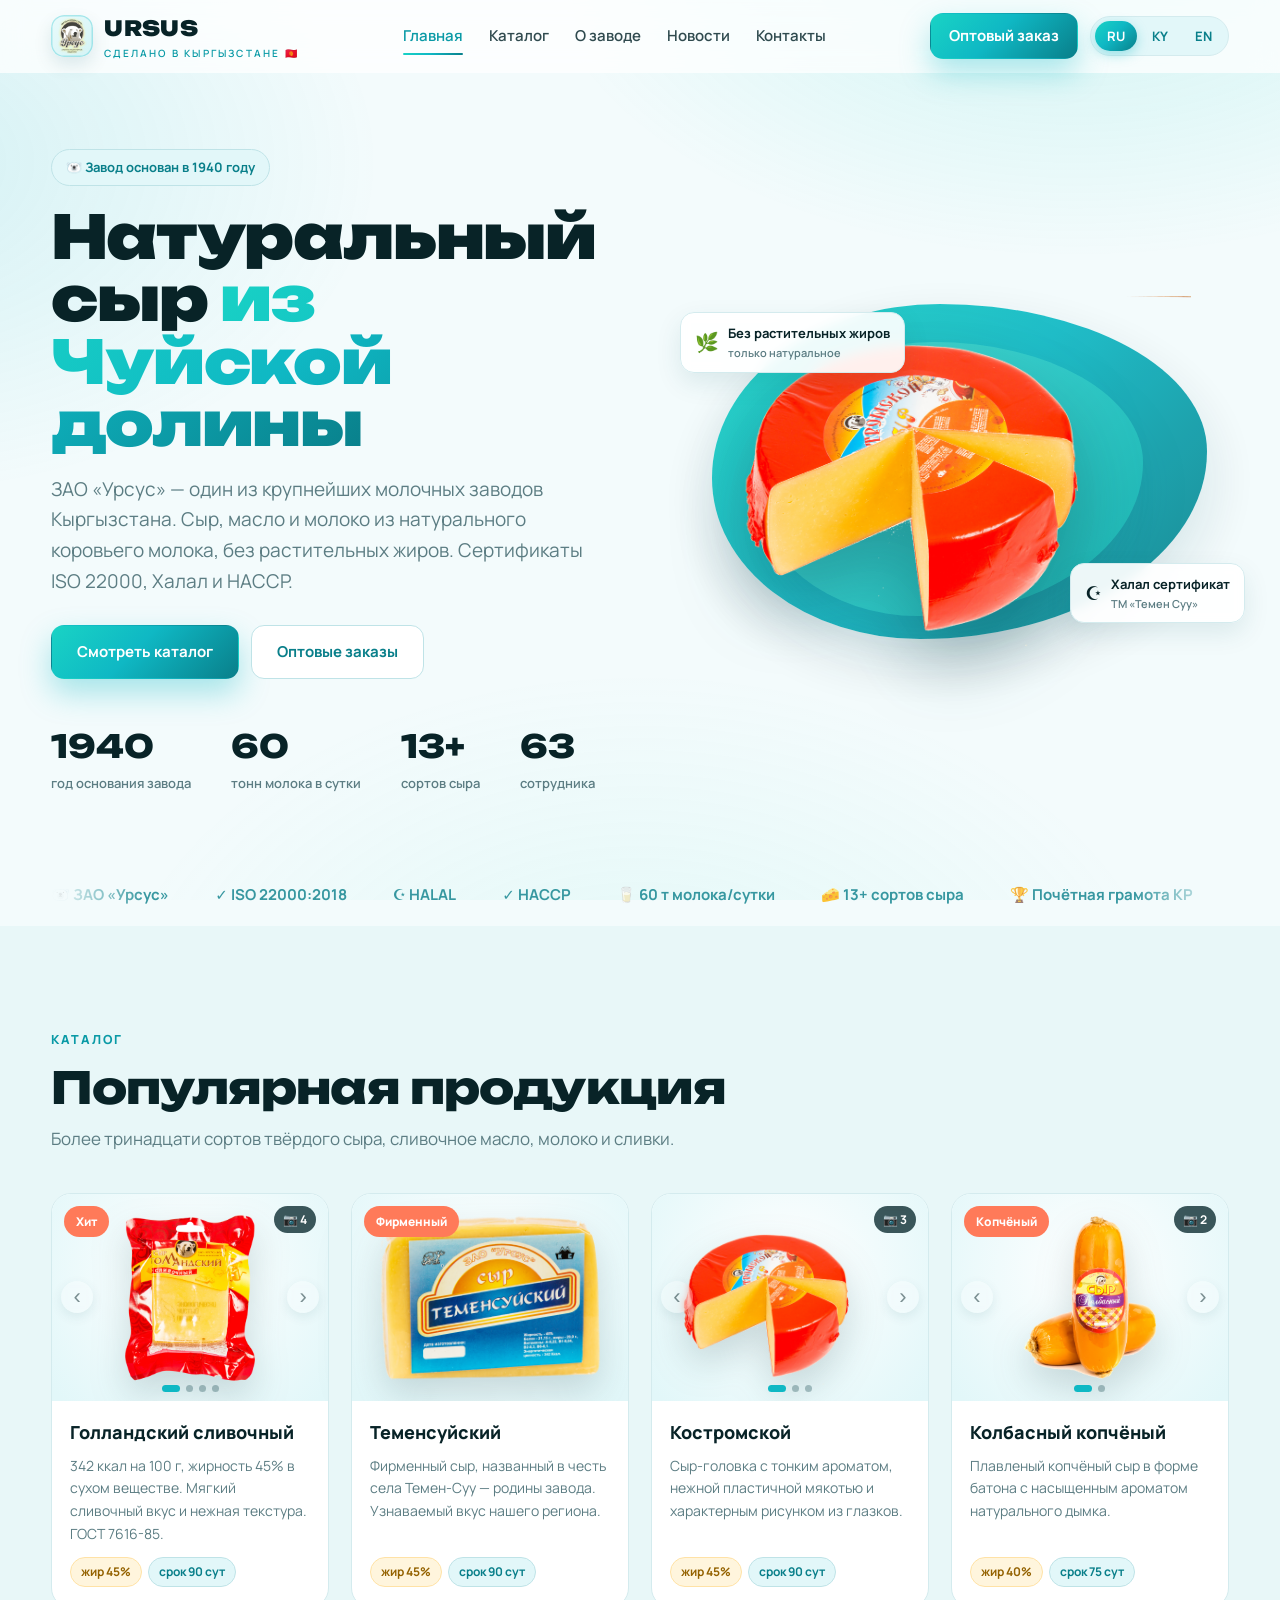
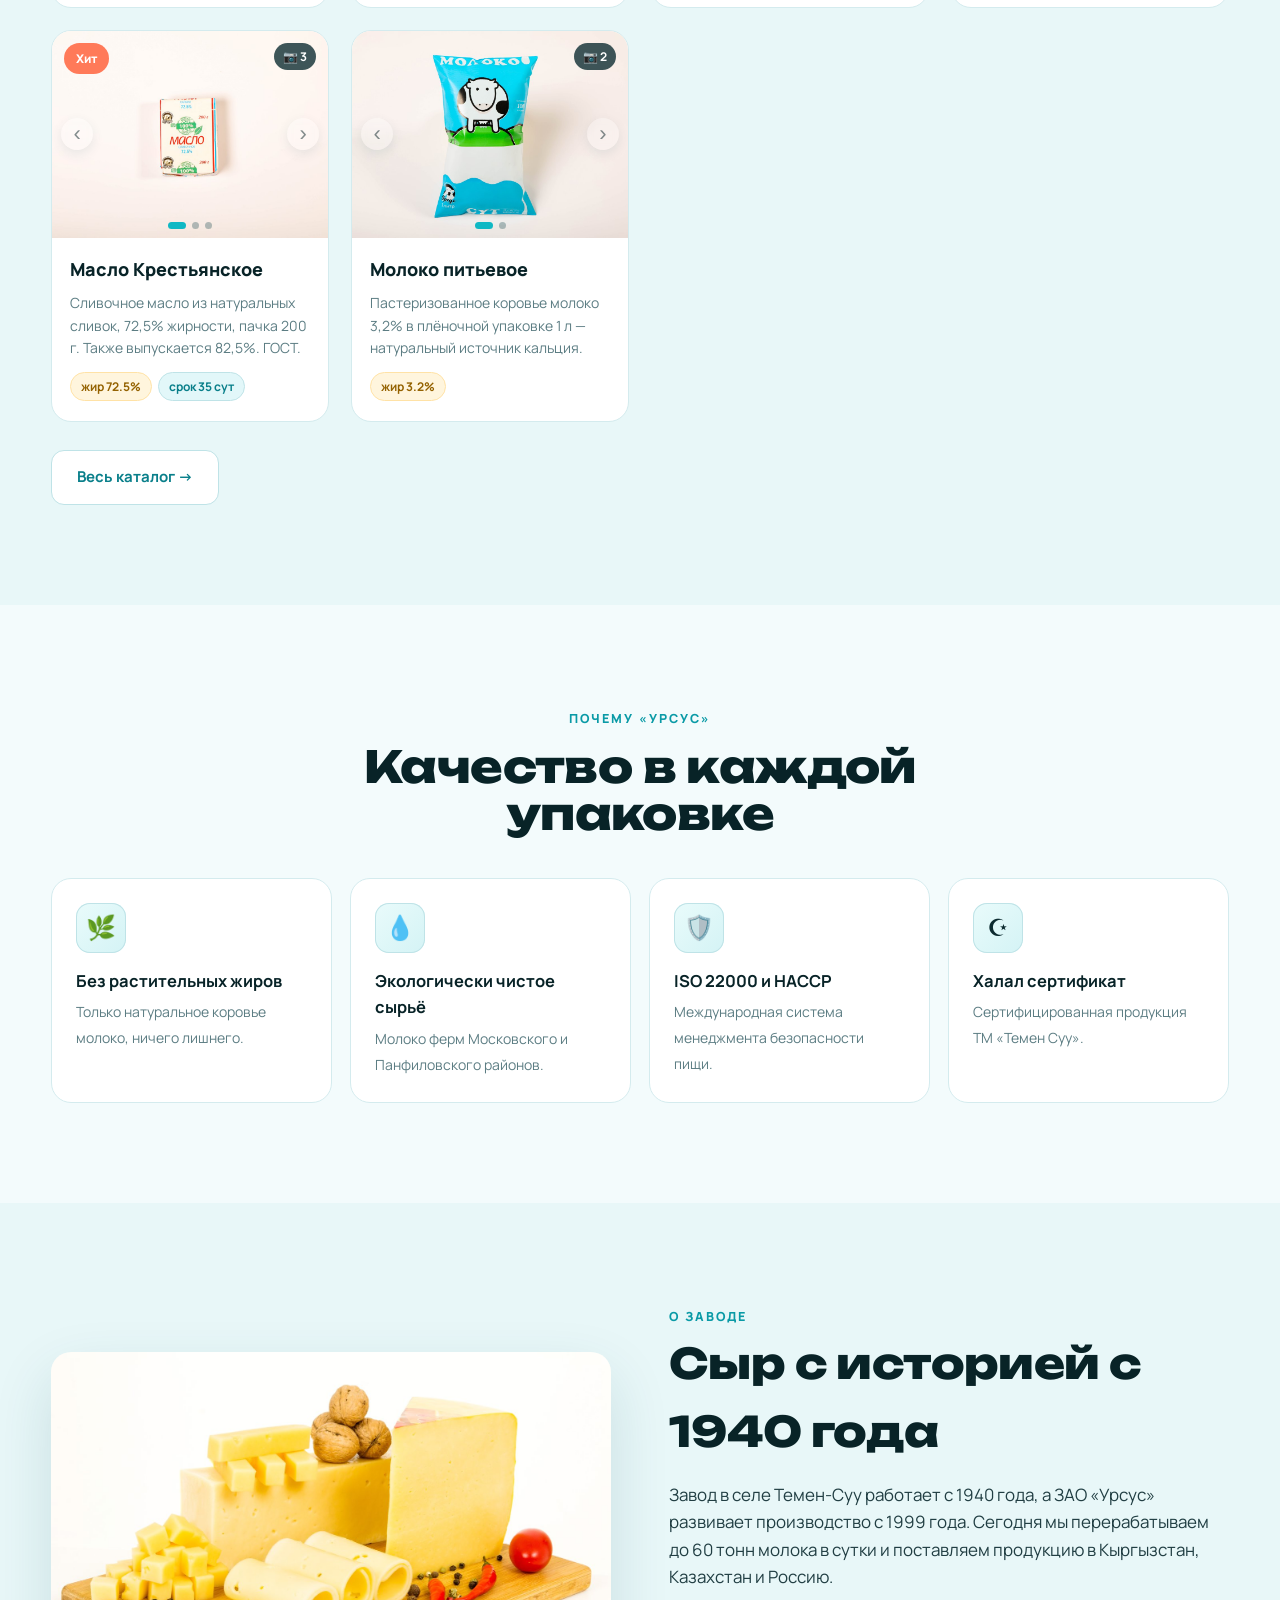
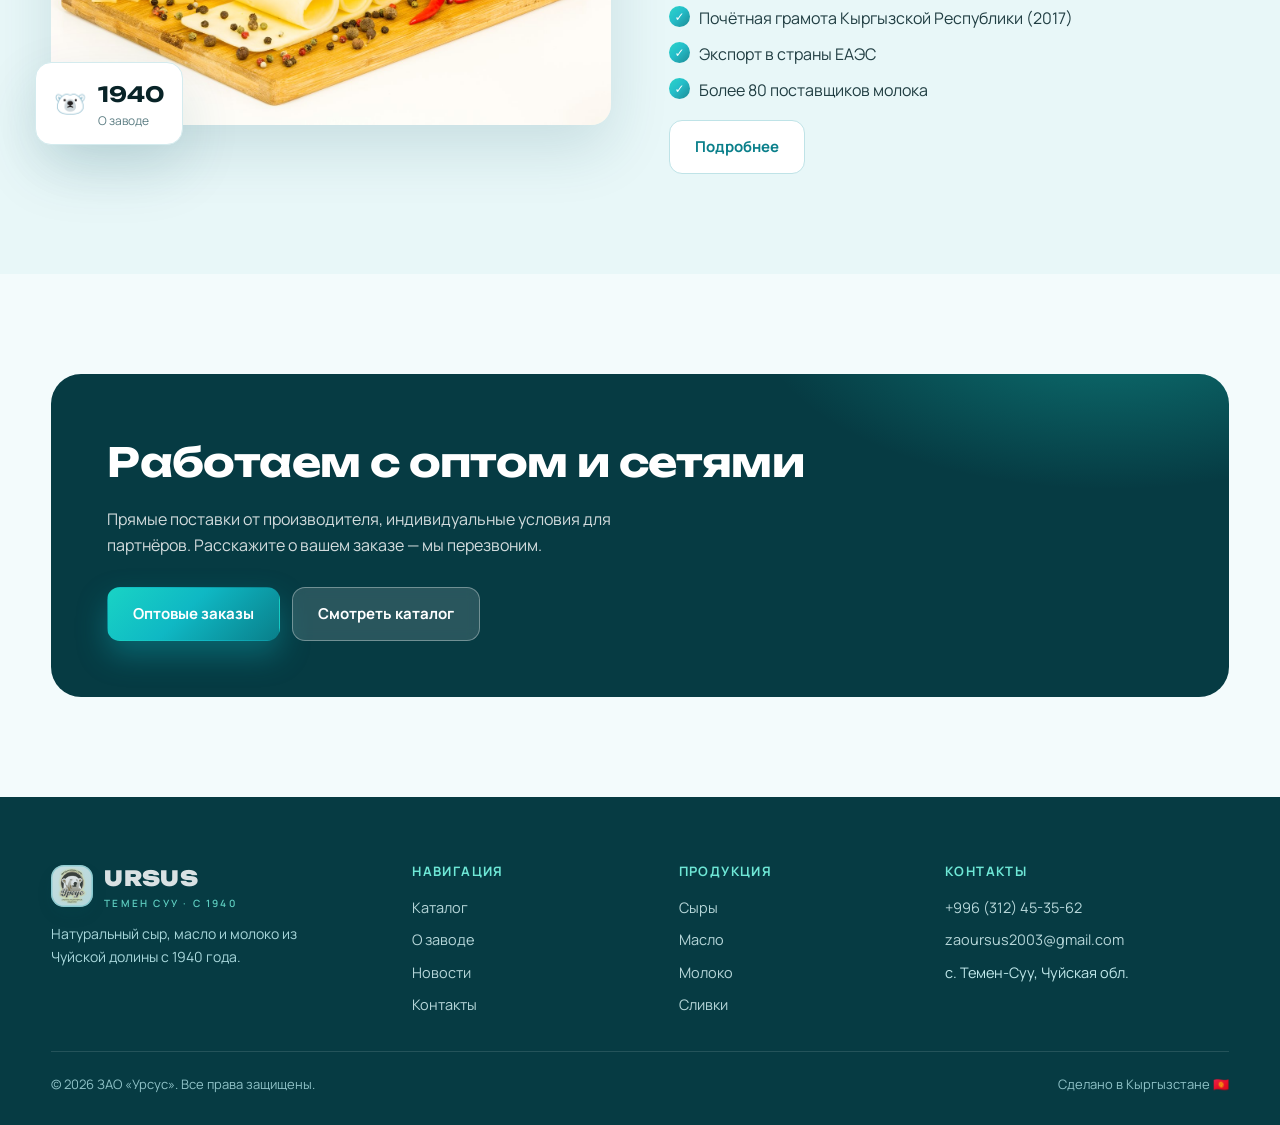
<file: index.html>
<!DOCTYPE html>
<html lang="ru">
<head>
  <meta charset="UTF-8" />
  <meta name="viewport" content="width=device-width, initial-scale=1.0" />
  <title>URSUS — натуральный сыр, масло и молоко · ЗАО «Урсус», Кыргызстан</title>
  <meta name="description" content="ЗАО «Урсус» — сырный завод в с. Темен-Суу, Чуйская область, Кыргызстан. Более 13 сортов натурального сыра, масло, молоко и сливки без растительных жиров. ISO 22000, Халал, HACCP. Завод с 1940 года." />
  <meta name="keywords" content="Урсус, Ursus, сыр Кыргызстан, сырный завод, Темен-Суу, Голландский сыр, Темен Суу, оптом сыр, Халал сыр, масло сливочное" />
  <link rel="canonical" href="https://ursus.kg/" />
  <link rel="icon" type="image/png" href="images/logo.png" />
  <meta property="og:type" content="website" />
  <meta property="og:site_name" content="URSUS" />
  <meta property="og:title" content="URSUS — натуральный сыр из Чуйской долины" />
  <meta property="og:description" content="Сыр, масло и молоко из натурального коровьего молока. ISO 22000, Халал, HACCP. Завод с 1940 года." />
  <meta property="og:image" content="https://ursus.kg/images/assortment.jpg" />
  <meta property="og:url" content="https://ursus.kg/" />
  <meta name="twitter:card" content="summary_large_image" />
  <link rel="preconnect" href="https://fonts.googleapis.com" />
  <link rel="preconnect" href="https://fonts.gstatic.com" crossorigin />
  <link href="https://fonts.googleapis.com/css2?family=Unbounded:wght@500;700;900&family=Manrope:wght@400;500;600;700;800&display=swap&subset=cyrillic,cyrillic-ext,latin" rel="stylesheet" />
  <link rel="stylesheet" href="assets/css/site.css" />
  <script type="application/ld+json">
  {
    "@context": "https://schema.org",
    "@type": "Organization",
    "name": "ЗАО «Урсус» / JSC URSUS",
    "alternateName": "URSUS · Темен Суу",
    "url": "https://ursus.kg/",
    "logo": "https://ursus.kg/images/logo.png",
    "foundingDate": "1940",
    "email": "zaoursus2003@gmail.com",
    "telephone": "+996312453562",
    "description": "Сырный завод. Натуральный сыр, масло, молоко и сливки без растительных жиров. ISO 22000, Халал, HACCP.",
    "address": {
      "@type": "PostalAddress",
      "streetAddress": "ул. Сырзаводская, 3",
      "addressLocality": "с. Темен-Суу, Московский район",
      "addressRegion": "Чуйская область",
      "postalCode": "724614",
      "addressCountry": "KG"
    },
    "sameAs": ["https://www.facebook.com/zaoursus/"]
  }
  </script>
</head>
<body>
  <!-- ===== HEADER ===== -->
  <header class="site" id="header">
    <div class="wrap nav">
      <a href="index.html" class="brand">
        <img class="mark" src="images/logo.png" alt="URSUS — белый медведь" />
        <span>URSUS<small data-i18n="foot.madein">Сделано в Кыргызстане 🇰🇬</small></span>
      </a>
      <nav style="position:relative">
        <div class="links" id="navlinks">
          <a href="index.html" class="active" data-i18n="nav.home">Главная</a>
          <a href="catalog.html" data-i18n="nav.catalog">Каталог</a>
          <a href="about.html" data-i18n="nav.about">О заводе</a>
          <a href="news.html" data-i18n="nav.news">Новости</a>
          <a href="contact.html" data-i18n="nav.contact">Контакты</a>
        </div>
      </nav>
      <div class="right">
        <a href="contact.html" class="btn btn-primary" style="padding:10px 18px" data-i18n="nav.order">Оптовый заказ</a>
        <div class="langs" id="langs">
          <button data-lang="ru">RU</button><button data-lang="ky">KY</button><button data-lang="en">EN</button>
        </div>
        <button class="burger" id="burger" aria-label="menu"><span></span><span></span><span></span></button>
      </div>
    </div>
  </header>

  <main>
    <!-- ===== HERO ===== -->
    <section class="hero">
      <div class="wrap hero-grid">
        <div class="hero-text reveal">
          <span class="badge" data-i18n="home.badge">🐻‍❄️ Завод основан в 1940 году</span>
          <h1 data-i18n="home.title">Натуральный сыр <span class="hl">из Чуйской долины</span></h1>
          <p class="lead" data-i18n="home.lead">ЗАО «Урсус» — один из крупнейших молочных заводов Кыргызстана.</p>
          <div class="cta-row">
            <a href="catalog.html" class="btn btn-primary" data-i18n="cta.catalog">Смотреть каталог</a>
            <a href="contact.html" class="btn btn-ghost" data-i18n="cta.wholesale">Оптовые заказы</a>
          </div>
          <div class="stats">
            <div class="stat"><div class="n">1940</div><div class="l" data-i18n="home.s1l">год основания завода</div></div>
            <div class="stat"><div class="n"><span data-count>60</span></div><div class="l" data-i18n="home.s2l">тонн молока в сутки</div></div>
            <div class="stat"><div class="n">13+</div><div class="l" data-i18n="home.s3l">сортов сыра</div></div>
            <div class="stat"><div class="n"><span data-count>63</span></div><div class="l" data-i18n="home.s4l">сотрудника</div></div>
          </div>
        </div>
        <div class="hero-art reveal" aria-hidden="true">
          <div class="blob"></div>
          <div class="blob b2"></div>
          <img class="float" src="images/p-kostromskoy-1.png" alt="" />
          <div class="chip c1"><span class="e">🌿</span><div><span data-i18n="home.chip1">Без растительных жиров</span><small data-i18n="home.chip1s">только натуральное</small></div></div>
          <div class="chip c2"><span class="e">☪️</span><div><span data-i18n="home.chip2">Халал сертификат</span><small data-i18n="home.chip2s">TM «Темен Суу»</small></div></div>
        </div>
      </div>
    </section>

    <!-- ===== TRUST MARQUEE ===== -->
    <div class="wrap" style="padding-bottom:18px">
      <div class="marquee">
        <div class="track" id="trustTrack">
          <span class="item">🐻‍❄️ ЗАО «Урсус»</span>
          <span class="item">✓ ISO 22000:2018</span>
          <span class="item">☪️ HALAL</span>
          <span class="item">✓ HACCP</span>
          <span class="item">🥛 60 т молока/сутки</span>
          <span class="item">🧀 13+ сортов сыра</span>
          <span class="item">🏆 Почётная грамота КР</span>
          <span class="item">🚚 KG · KZ · RU</span>
          <span class="item">🐻‍❄️ ЗАО «Урсус»</span>
          <span class="item">✓ ISO 22000:2018</span>
          <span class="item">☪️ HALAL</span>
          <span class="item">✓ HACCP</span>
          <span class="item">🥛 60 т молока/сутки</span>
          <span class="item">🧀 13+ сортов сыра</span>
          <span class="item">🏆 Почётная грамота КР</span>
          <span class="item">🚚 KG · KZ · RU</span>
        </div>
      </div>
    </div>

    <!-- ===== FEATURED PRODUCTS ===== -->
    <section class="band">
      <div class="wrap">
        <div class="sec-head reveal">
          <span class="eyebrow" data-i18n="home.prod.eyebrow">Каталог</span>
          <h2 data-i18n="home.prod.title">Популярная продукция</h2>
          <p data-i18n="home.prod.sub">Более тринадцати сортов твёрдого сыра, сливочное масло, молоко и сливки.</p>
        </div>
        <div class="grid" id="featuredGrid"></div>
        <div style="margin-top:28px" class="reveal">
          <a href="catalog.html" class="btn btn-ghost" data-i18n="cta.all">Весь каталог →</a>
        </div>
      </div>
    </section>

    <!-- ===== WHY URSUS ===== -->
    <section>
      <div class="wrap">
        <div class="sec-head center reveal">
          <span class="eyebrow" data-i18n="home.feat.eyebrow">Почему «Урсус»</span>
          <h2 data-i18n="home.feat.title">Качество в каждой упаковке</h2>
        </div>
        <div class="cards c4 reveal">
          <div class="vcard"><div class="fi">🌿</div><b data-i18n="feat.1t">Без растительных жиров</b><span data-i18n="feat.1d"></span></div>
          <div class="vcard"><div class="fi">💧</div><b data-i18n="feat.2t">Экологически чистое сырьё</b><span data-i18n="feat.2d"></span></div>
          <div class="vcard"><div class="fi">🛡️</div><b data-i18n="feat.3t">ISO 22000 и HACCP</b><span data-i18n="feat.3d"></span></div>
          <div class="vcard"><div class="fi">☪️</div><b data-i18n="feat.4t">Халал сертификат</b><span data-i18n="feat.4d"></span></div>
        </div>
      </div>
    </section>

    <!-- ===== ABOUT TEASER ===== -->
    <section class="band">
      <div class="wrap split">
        <div class="media reveal">
          <img src="images/about-board.jpg" alt="Сырная тарелка ЗАО «Урсус»" loading="lazy" />
          <div class="float-card"><span class="ic">🐻‍❄️</span><div><b>1940</b><span data-i18n="home.about.eyebrow">О заводе</span></div></div>
        </div>
        <div class="prose reveal">
          <span class="eyebrow" data-i18n="home.about.eyebrow">О заводе</span>
          <h2 data-i18n="home.about.title">Сыр с историей с 1940 года</h2>
          <p data-i18n="home.about.p"></p>
          <ul>
            <li data-i18n="home.about.li1">Почётная грамота Кыргызской Республики (2017)</li>
            <li data-i18n="home.about.li2">Экспорт в страны ЕАЭС</li>
            <li data-i18n="home.about.li3">Более 80 поставщиков молока</li>
          </ul>
          <a href="about.html" class="btn btn-ghost" data-i18n="cta.more">Подробнее</a>
        </div>
      </div>
    </section>

    <!-- ===== CTA BAND ===== -->
    <section>
      <div class="wrap">
        <div class="cta-band reveal">
          <h2 data-i18n="home.cta.title">Работаем с оптом и сетями</h2>
          <p data-i18n="home.cta.sub"></p>
          <div class="cta-row">
            <a href="contact.html" class="btn btn-primary" data-i18n="cta.wholesale">Оптовые заказы</a>
            <a href="catalog.html" class="btn btn-light" data-i18n="cta.catalog">Смотреть каталог</a>
          </div>
        </div>
      </div>
    </section>
  </main>

  <!-- ===== FOOTER ===== -->
  <footer class="site">
    <div class="wrap">
      <div class="foot-grid">
        <div>
          <a href="index.html" class="brand"><img class="mark" src="images/logo.png" alt="URSUS" /> <span>URSUS<small>Темен Суу · с 1940</small></span></a>
          <p style="margin-top:12px" data-i18n="foot.tagline">Натуральный сыр, масло и молоко из Чуйской долины с 1940 года.</p>
        </div>
        <div>
          <h4 data-i18n="foot.nav">Навигация</h4>
          <ul>
            <li><a href="catalog.html" data-i18n="nav.catalog">Каталог</a></li>
            <li><a href="about.html" data-i18n="nav.about">О заводе</a></li>
            <li><a href="news.html" data-i18n="nav.news">Новости</a></li>
            <li><a href="contact.html" data-i18n="nav.contact">Контакты</a></li>
          </ul>
        </div>
        <div>
          <h4 data-i18n="foot.products">Продукция</h4>
          <ul>
            <li><a href="catalog.html?cat=cheese" data-i18n="cat.f.cheese">Сыры</a></li>
            <li><a href="catalog.html?cat=butter" data-i18n="cat.f.butter">Масло</a></li>
            <li><a href="catalog.html?cat=milk" data-i18n="cat.f.milk">Молоко</a></li>
            <li><a href="catalog.html?cat=cream" data-i18n="cat.f.cream">Сливки</a></li>
          </ul>
        </div>
        <div>
          <h4 data-i18n="foot.contacts">Контакты</h4>
          <ul>
            <li><a href="tel:+996312453562">+996 (312) 45-35-62</a></li>
            <li><a href="mailto:zaoursus2003@gmail.com">zaoursus2003@gmail.com</a></li>
            <li>с. Темен-Суу, Чуйская обл.</li>
          </ul>
        </div>
      </div>
      <div class="foot-bottom">
        <small>© <span id="year">2026</span> <span data-i18n="foot.rights">ЗАО «Урсус». Все права защищены.</span></small>
        <small data-i18n="foot.madein">Сделано в Кыргызстане 🇰🇬</small>
      </div>
    </div>
  </footer>

  <script src="assets/js/products.js"></script>
  <script src="assets/js/site.js"></script>
</body>
</html>
</file>
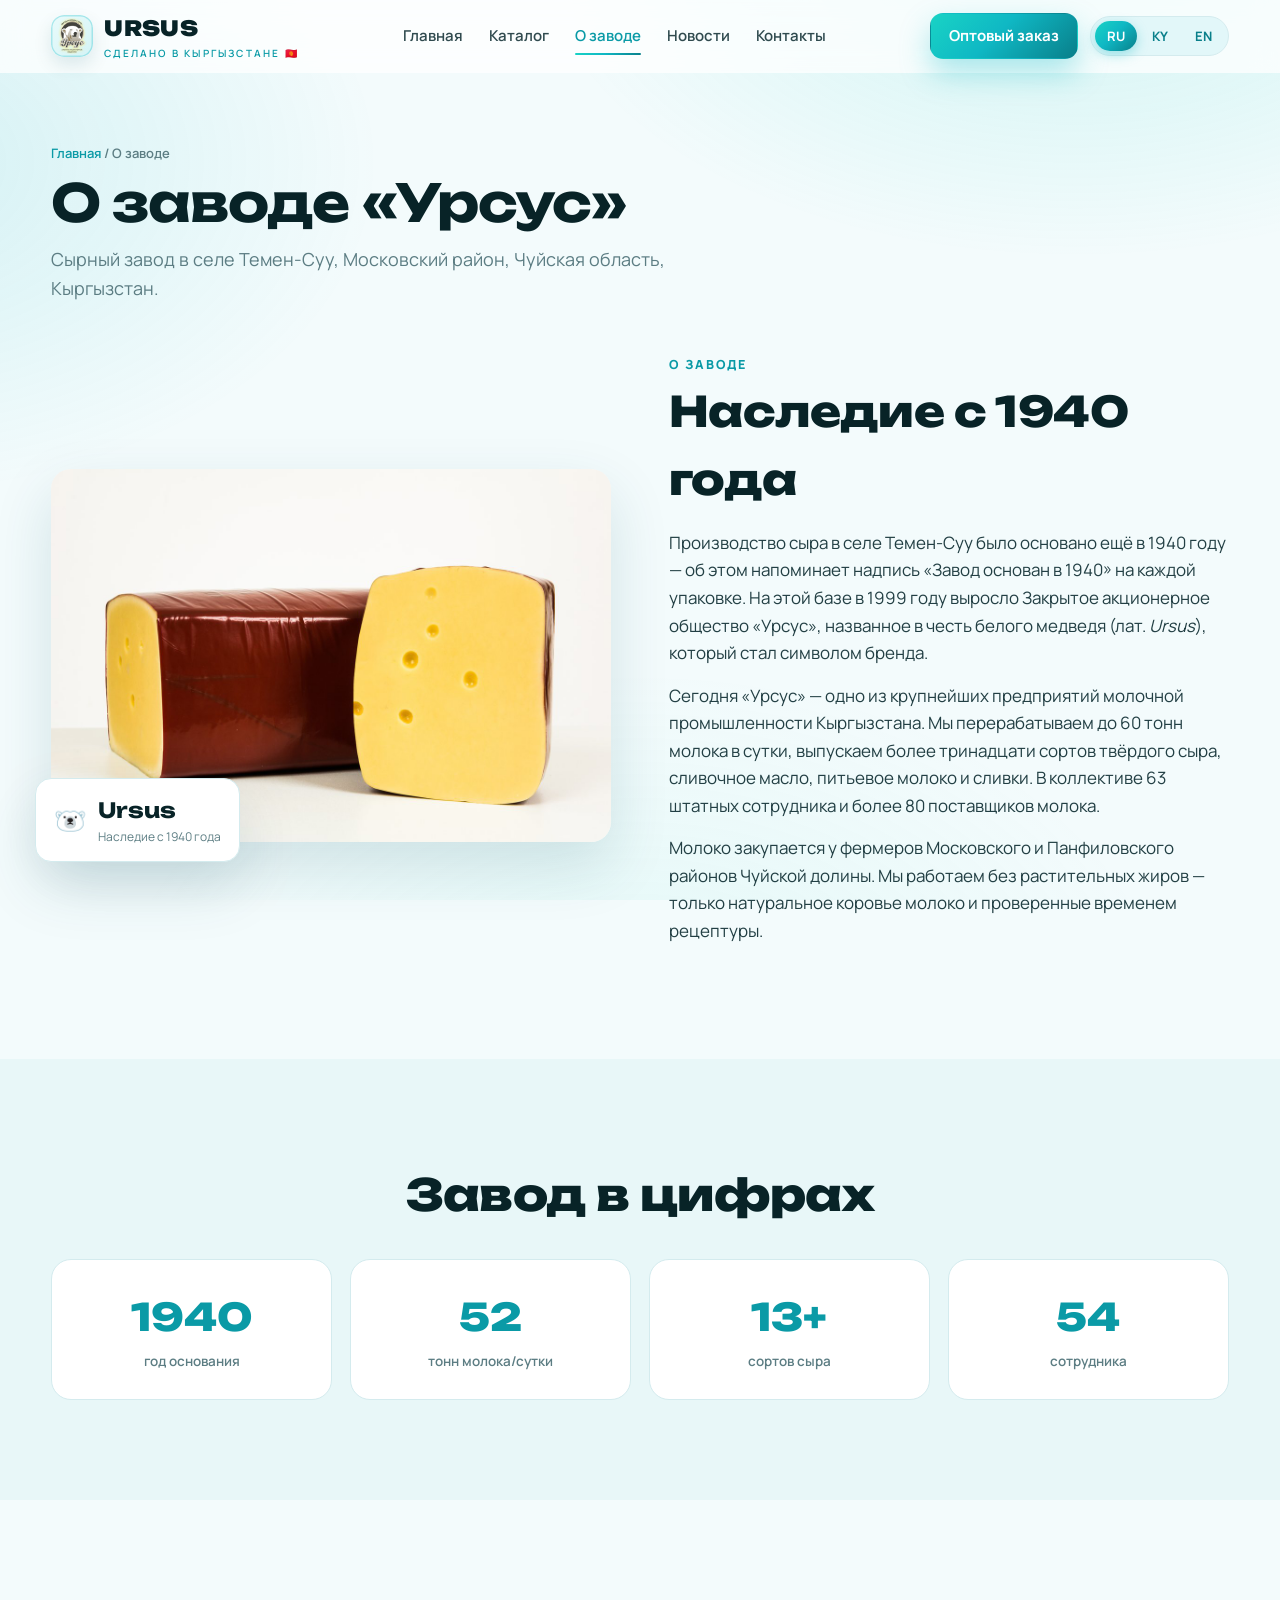
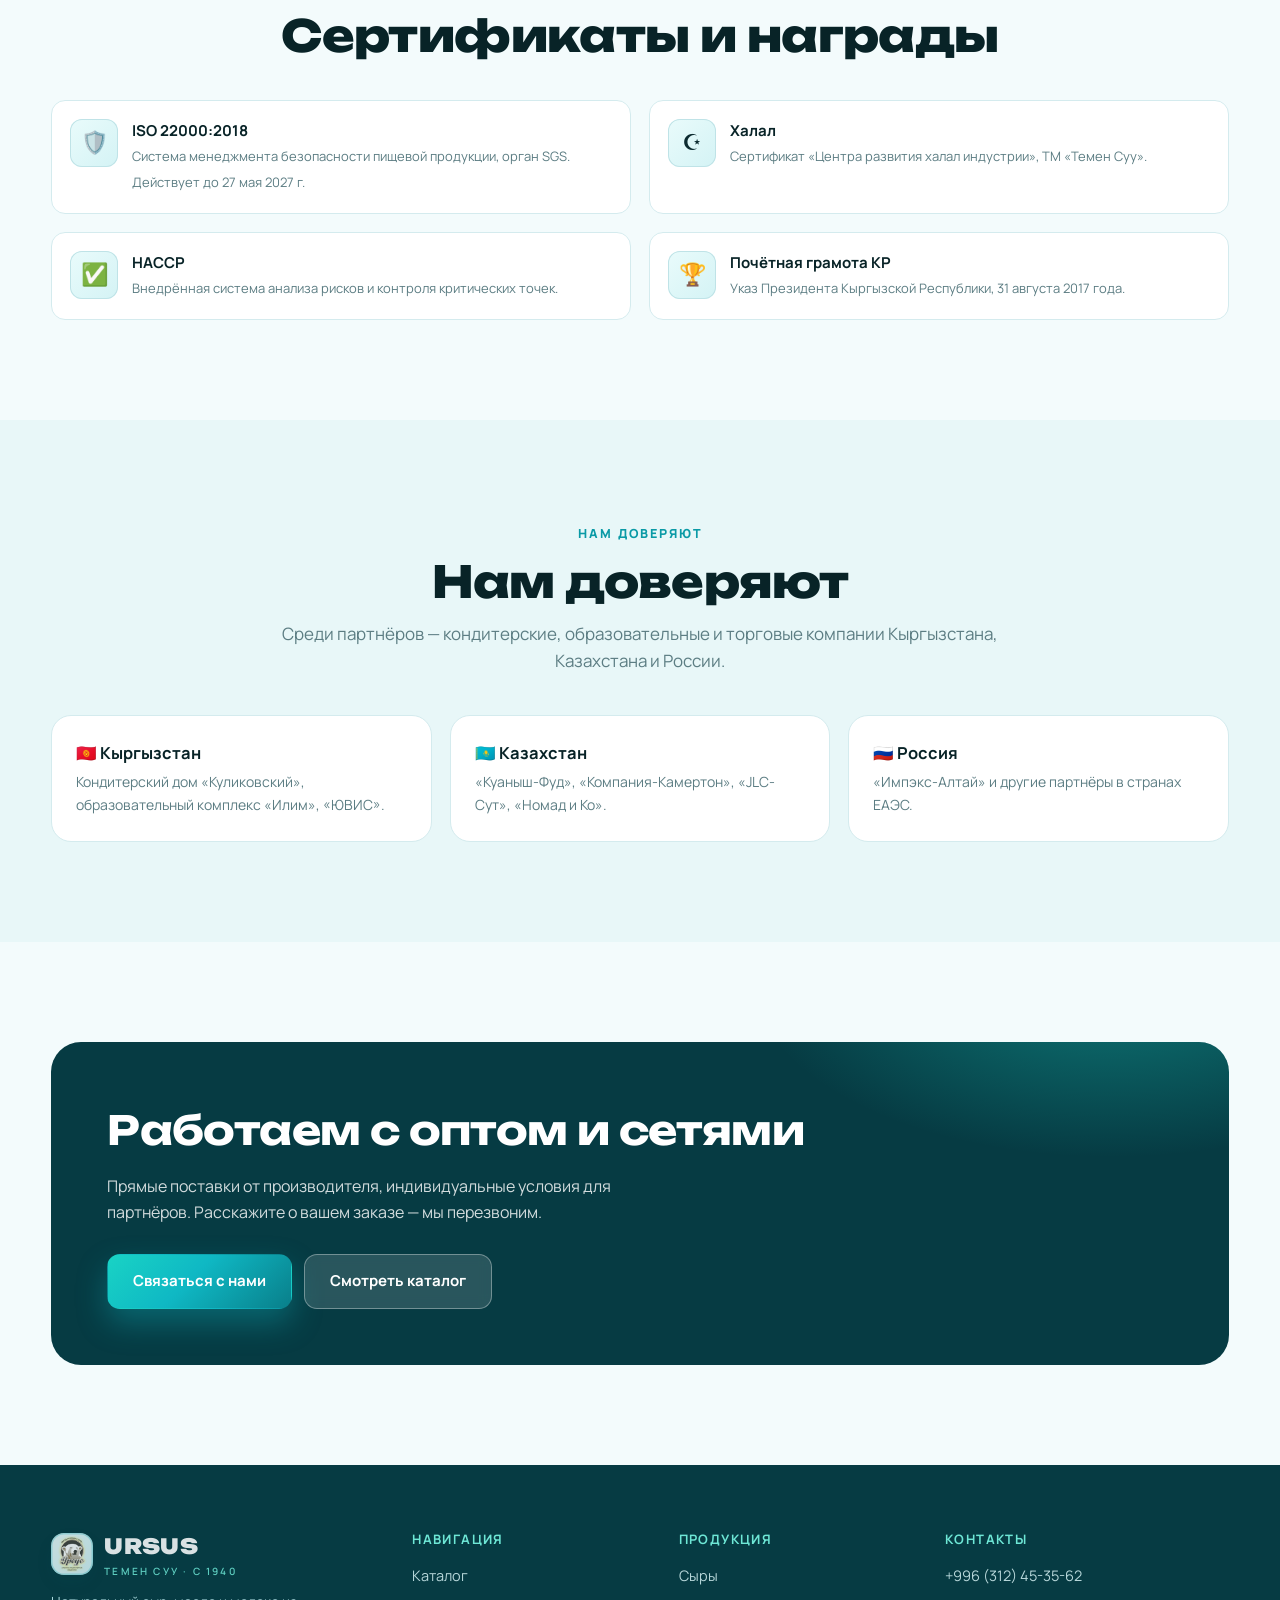
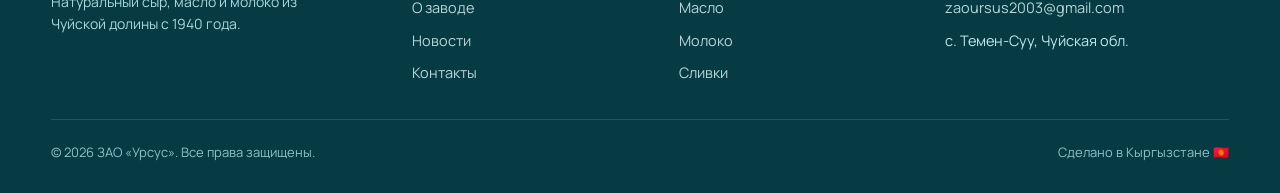
<file: about.html>
<!DOCTYPE html>
<html lang="ru">
<head>
  <meta charset="UTF-8" />
  <meta name="viewport" content="width=device-width, initial-scale=1.0" />
  <title>О заводе — ЗАО «Урсус», сырный завод с 1940 года</title>
  <meta name="description" content="ЗАО «Урсус» — сырный завод в с. Темен-Суу, Чуйская область. Завод с 1940 года, компания с 1999. 60 тонн молока в сутки, 63 сотрудника. Сертификаты ISO 22000, Халал, HACCP. Почётная грамота КР." />
  <link rel="canonical" href="https://ursus.kg/about.html" />
  <link rel="icon" type="image/png" href="images/logo.png" />
  <meta property="og:type" content="website" />
  <meta property="og:title" content="О заводе ЗАО «Урсус»" />
  <meta property="og:description" content="Сырный завод с 1940 года. 60 тонн молока в сутки, ISO 22000, Халал, HACCP." />
  <meta property="og:image" content="https://ursus.kg/images/about-board.jpg" />
  <link rel="preconnect" href="https://fonts.googleapis.com" />
  <link rel="preconnect" href="https://fonts.gstatic.com" crossorigin />
  <link href="https://fonts.googleapis.com/css2?family=Unbounded:wght@500;700;900&family=Manrope:wght@400;500;600;700;800&display=swap&subset=cyrillic,cyrillic-ext,latin" rel="stylesheet" />
  <link rel="stylesheet" href="assets/css/site.css" />
</head>
<body>
  <header class="site" id="header">
    <div class="wrap nav">
      <a href="index.html" class="brand">
        <img class="mark" src="images/logo.png" alt="URSUS — белый медведь" />
        <span>URSUS<small data-i18n="foot.madein">Сделано в Кыргызстане 🇰🇬</small></span>
      </a>
      <nav style="position:relative">
        <div class="links" id="navlinks">
          <a href="index.html" data-i18n="nav.home">Главная</a>
          <a href="catalog.html" data-i18n="nav.catalog">Каталог</a>
          <a href="about.html" class="active" data-i18n="nav.about">О заводе</a>
          <a href="news.html" data-i18n="nav.news">Новости</a>
          <a href="contact.html" data-i18n="nav.contact">Контакты</a>
        </div>
      </nav>
      <div class="right">
        <a href="contact.html" class="btn btn-primary" style="padding:10px 18px" data-i18n="nav.order">Оптовый заказ</a>
        <div class="langs" id="langs">
          <button data-lang="ru">RU</button><button data-lang="ky">KY</button><button data-lang="en">EN</button>
        </div>
        <button class="burger" id="burger" aria-label="menu"><span></span><span></span><span></span></button>
      </div>
    </div>
  </header>

  <main>
    <section class="page-hero">
      <div class="wrap">
        <div class="crumb reveal"><a href="index.html" data-i18n="nav.home">Главная</a> / <span data-i18n="nav.about">О заводе</span></div>
        <h1 class="reveal" data-i18n="about.title">О заводе «Урсус»</h1>
        <p class="reveal" data-i18n="about.sub"></p>
      </div>
    </section>

    <!-- STORY -->
    <section style="padding-top:14px">
      <div class="wrap split">
        <div class="media reveal">
          <img src="images/cut-interior.jpg" alt="Натуральный сыр ЗАО «Урсус» в разрезе" loading="lazy" />
          <div class="float-card"><span class="ic">🐻‍❄️</span><div><b>Ursus</b><span data-i18n="about.h1">Наследие с 1940 года</span></div></div>
        </div>
        <div class="prose reveal">
          <span class="eyebrow" data-i18n="nav.about">О заводе</span>
          <h2 data-i18n="about.h1">Наследие с 1940 года</h2>
          <p data-i18n="about.p1"></p>
          <p data-i18n="about.p2"></p>
          <p data-i18n="about.p3"></p>
        </div>
      </div>
    </section>

    <!-- NUMBERS -->
    <section class="band">
      <div class="wrap">
        <div class="sec-head center reveal"><h2 data-i18n="about.numTitle">Завод в цифрах</h2></div>
        <div class="statband reveal">
          <div class="s"><div class="n">1940</div><div class="l" data-i18n="about.n1">год основания</div></div>
          <div class="s"><div class="n"><span data-count>60</span></div><div class="l" data-i18n="about.n2">тонн молока/сутки</div></div>
          <div class="s"><div class="n">13+</div><div class="l" data-i18n="about.n3">сортов сыра</div></div>
          <div class="s"><div class="n"><span data-count>63</span></div><div class="l" data-i18n="about.n4">сотрудника</div></div>
        </div>
      </div>
    </section>

    <!-- CERTIFICATES -->
    <section>
      <div class="wrap">
        <div class="sec-head center reveal"><h2 data-i18n="about.certTitle">Сертификаты и награды</h2></div>
        <div class="cards c2 reveal">
          <div class="cert"><div class="ci">🛡️</div><div><b data-i18n="about.cert1t">ISO 22000:2018</b><span data-i18n="about.cert1d"></span></div></div>
          <div class="cert"><div class="ci">☪️</div><div><b data-i18n="about.cert2t">Халал</b><span data-i18n="about.cert2d"></span></div></div>
          <div class="cert"><div class="ci">✅</div><div><b data-i18n="about.cert3t">HACCP</b><span data-i18n="about.cert3d"></span></div></div>
          <div class="cert"><div class="ci">🏆</div><div><b data-i18n="about.cert4t">Почётная грамота КР</b><span data-i18n="about.cert4d"></span></div></div>
        </div>
      </div>
    </section>

    <!-- PARTNERS -->
    <section class="band">
      <div class="wrap">
        <div class="sec-head center reveal">
          <span class="eyebrow" data-i18n="about.partTitle">Нам доверяют</span>
          <h2 data-i18n="about.partTitle">Нам доверяют</h2>
          <p data-i18n="about.partSub"></p>
        </div>
        <div class="cards c3 reveal">
          <div class="vcard"><b>🇰🇬 Кыргызстан</b><p>Кондитерский дом «Куликовский», образовательный комплекс «Илим», «ЮВИС».</p></div>
          <div class="vcard"><b>🇰🇿 Казахстан</b><p>«Куаныш-Фуд», «Компания-Камертон», «JLC-Сут», «Номад и Ко».</p></div>
          <div class="vcard"><b>🇷🇺 Россия</b><p>«Импэкс-Алтай» и другие партнёры в странах ЕАЭС.</p></div>
        </div>
      </div>
    </section>

    <section>
      <div class="wrap">
        <div class="cta-band reveal">
          <h2 data-i18n="home.cta.title">Работаем с оптом и сетями</h2>
          <p data-i18n="home.cta.sub"></p>
          <div class="cta-row">
            <a href="contact.html" class="btn btn-primary" data-i18n="cta.contact">Связаться с нами</a>
            <a href="catalog.html" class="btn btn-light" data-i18n="cta.catalog">Смотреть каталог</a>
          </div>
        </div>
      </div>
    </section>
  </main>

  <footer class="site">
    <div class="wrap">
      <div class="foot-grid">
        <div>
          <a href="index.html" class="brand"><img class="mark" src="images/logo.png" alt="URSUS" /> <span>URSUS<small>Темен Суу · с 1940</small></span></a>
          <p style="margin-top:12px" data-i18n="foot.tagline"></p>
        </div>
        <div>
          <h4 data-i18n="foot.nav">Навигация</h4>
          <ul>
            <li><a href="catalog.html" data-i18n="nav.catalog">Каталог</a></li>
            <li><a href="about.html" data-i18n="nav.about">О заводе</a></li>
            <li><a href="news.html" data-i18n="nav.news">Новости</a></li>
            <li><a href="contact.html" data-i18n="nav.contact">Контакты</a></li>
          </ul>
        </div>
        <div>
          <h4 data-i18n="foot.products">Продукция</h4>
          <ul>
            <li><a href="catalog.html?cat=cheese" data-i18n="cat.f.cheese">Сыры</a></li>
            <li><a href="catalog.html?cat=butter" data-i18n="cat.f.butter">Масло</a></li>
            <li><a href="catalog.html?cat=milk" data-i18n="cat.f.milk">Молоко</a></li>
            <li><a href="catalog.html?cat=cream" data-i18n="cat.f.cream">Сливки</a></li>
          </ul>
        </div>
        <div>
          <h4 data-i18n="foot.contacts">Контакты</h4>
          <ul>
            <li><a href="tel:+996312453562">+996 (312) 45-35-62</a></li>
            <li><a href="mailto:zaoursus2003@gmail.com">zaoursus2003@gmail.com</a></li>
            <li>с. Темен-Суу, Чуйская обл.</li>
          </ul>
        </div>
      </div>
      <div class="foot-bottom">
        <small>© <span id="year">2026</span> <span data-i18n="foot.rights">ЗАО «Урсус». Все права защищены.</span></small>
        <small data-i18n="foot.madein">Сделано в Кыргызстане 🇰🇬</small>
      </div>
    </div>
  </footer>

  <script src="assets/js/products.js"></script>
  <script src="assets/js/site.js"></script>
</body>
</html>
</file>
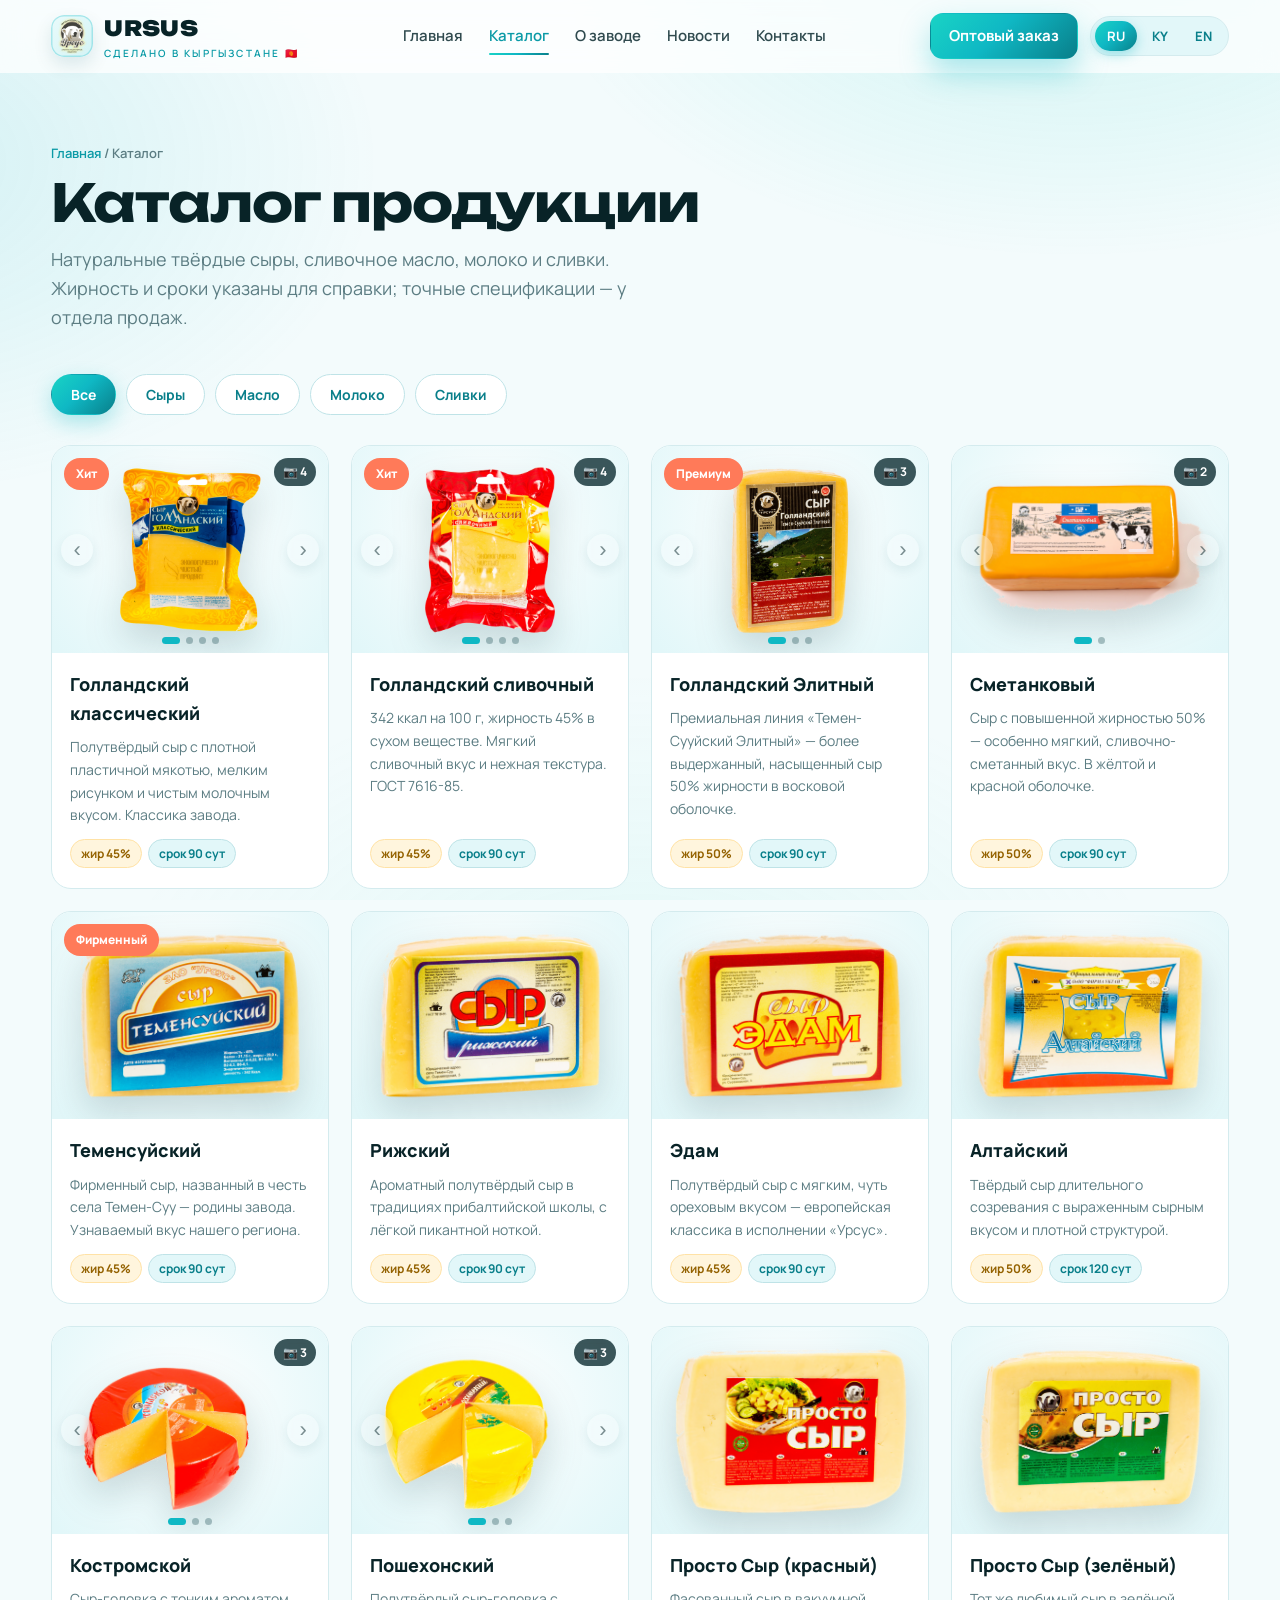
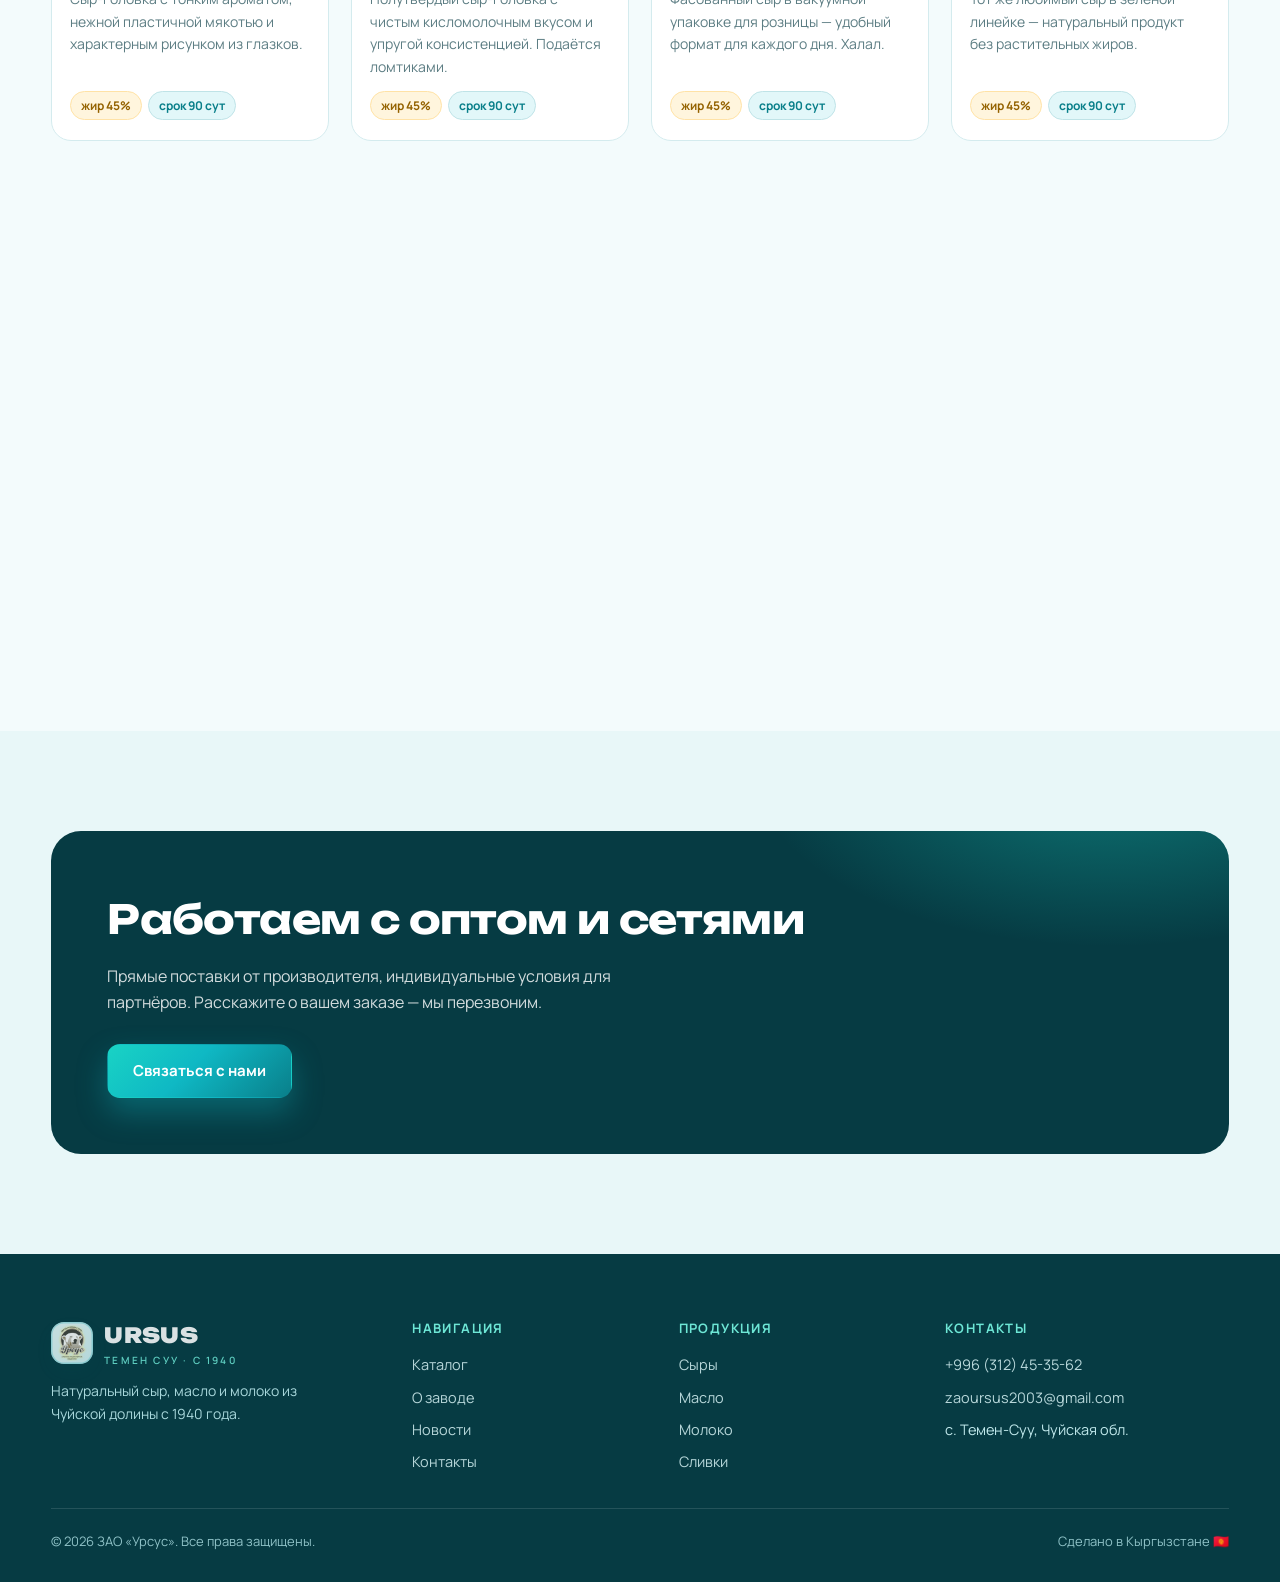
<file: catalog.html>
<!DOCTYPE html>
<html lang="ru">
<head>
  <meta charset="UTF-8" />
  <meta name="viewport" content="width=device-width, initial-scale=1.0" />
  <title>Каталог продукции — сыр, масло, молоко · ЗАО «Урсус»</title>
  <meta name="description" content="Каталог ЗАО «Урсус»: Голландский, Костромской, Пошехонский, Рижский, Эдам, Алтайский, Теменсуйский, Просто Сыр, Колбасный копчёный, масло Крестьянское, молоко и сливки. Натурально, без растительных жиров." />
  <link rel="canonical" href="https://ursus.kg/catalog.html" />
  <link rel="icon" type="image/png" href="images/logo.png" />
  <meta property="og:type" content="website" />
  <meta property="og:title" content="Каталог продукции ЗАО «Урсус»" />
  <meta property="og:description" content="Более 13 сортов натурального сыра, масло, молоко и сливки." />
  <meta property="og:image" content="https://ursus.kg/images/assortment.jpg" />
  <link rel="preconnect" href="https://fonts.googleapis.com" />
  <link rel="preconnect" href="https://fonts.gstatic.com" crossorigin />
  <link href="https://fonts.googleapis.com/css2?family=Unbounded:wght@500;700;900&family=Manrope:wght@400;500;600;700;800&display=swap&subset=cyrillic,cyrillic-ext,latin" rel="stylesheet" />
  <link rel="stylesheet" href="assets/css/site.css" />
</head>
<body>
  <header class="site" id="header">
    <div class="wrap nav">
      <a href="index.html" class="brand">
        <img class="mark" src="images/logo.png" alt="URSUS — белый медведь" />
        <span>URSUS<small data-i18n="foot.madein">Сделано в Кыргызстане 🇰🇬</small></span>
      </a>
      <nav style="position:relative">
        <div class="links" id="navlinks">
          <a href="index.html" data-i18n="nav.home">Главная</a>
          <a href="catalog.html" class="active" data-i18n="nav.catalog">Каталог</a>
          <a href="about.html" data-i18n="nav.about">О заводе</a>
          <a href="news.html" data-i18n="nav.news">Новости</a>
          <a href="contact.html" data-i18n="nav.contact">Контакты</a>
        </div>
      </nav>
      <div class="right">
        <a href="contact.html" class="btn btn-primary" style="padding:10px 18px" data-i18n="nav.order">Оптовый заказ</a>
        <div class="langs" id="langs">
          <button data-lang="ru">RU</button><button data-lang="ky">KY</button><button data-lang="en">EN</button>
        </div>
        <button class="burger" id="burger" aria-label="menu"><span></span><span></span><span></span></button>
      </div>
    </div>
  </header>

  <main>
    <section class="page-hero">
      <div class="wrap">
        <div class="crumb reveal"><a href="index.html" data-i18n="nav.home">Главная</a> / <span data-i18n="nav.catalog">Каталог</span></div>
        <h1 class="reveal" data-i18n="cat.title">Каталог продукции</h1>
        <p class="reveal" data-i18n="cat.sub">Натуральные твёрдые сыры, сливочное масло, молоко и сливки.</p>
      </div>
    </section>

    <section style="padding-top:8px">
      <div class="wrap">
        <div class="filters reveal" id="filters"></div>
        <div class="grid" id="grid"></div>
        <p class="reveal" style="margin-top:30px;color:var(--muted);font-size:14px" data-i18n="cat.note"></p>
      </div>
    </section>

    <section class="band">
      <div class="wrap">
        <div class="cta-band reveal">
          <h2 data-i18n="home.cta.title">Работаем с оптом и сетями</h2>
          <p data-i18n="home.cta.sub"></p>
          <div class="cta-row">
            <a href="contact.html" class="btn btn-primary" data-i18n="cta.contact">Связаться с нами</a>
          </div>
        </div>
      </div>
    </section>
  </main>

  <footer class="site">
    <div class="wrap">
      <div class="foot-grid">
        <div>
          <a href="index.html" class="brand"><img class="mark" src="images/logo.png" alt="URSUS" /> <span>URSUS<small>Темен Суу · с 1940</small></span></a>
          <p style="margin-top:12px" data-i18n="foot.tagline"></p>
        </div>
        <div>
          <h4 data-i18n="foot.nav">Навигация</h4>
          <ul>
            <li><a href="catalog.html" data-i18n="nav.catalog">Каталог</a></li>
            <li><a href="about.html" data-i18n="nav.about">О заводе</a></li>
            <li><a href="news.html" data-i18n="nav.news">Новости</a></li>
            <li><a href="contact.html" data-i18n="nav.contact">Контакты</a></li>
          </ul>
        </div>
        <div>
          <h4 data-i18n="foot.products">Продукция</h4>
          <ul>
            <li><a href="catalog.html?cat=cheese" data-i18n="cat.f.cheese">Сыры</a></li>
            <li><a href="catalog.html?cat=butter" data-i18n="cat.f.butter">Масло</a></li>
            <li><a href="catalog.html?cat=milk" data-i18n="cat.f.milk">Молоко</a></li>
            <li><a href="catalog.html?cat=cream" data-i18n="cat.f.cream">Сливки</a></li>
          </ul>
        </div>
        <div>
          <h4 data-i18n="foot.contacts">Контакты</h4>
          <ul>
            <li><a href="tel:+996312453562">+996 (312) 45-35-62</a></li>
            <li><a href="mailto:zaoursus2003@gmail.com">zaoursus2003@gmail.com</a></li>
            <li>с. Темен-Суу, Чуйская обл.</li>
          </ul>
        </div>
      </div>
      <div class="foot-bottom">
        <small>© <span id="year">2026</span> <span data-i18n="foot.rights">ЗАО «Урсус». Все права защищены.</span></small>
        <small data-i18n="foot.madein">Сделано в Кыргызстане 🇰🇬</small>
      </div>
    </div>
  </footer>

  <script src="assets/js/products.js"></script>
  <script src="assets/js/site.js"></script>
</body>
</html>
</file>
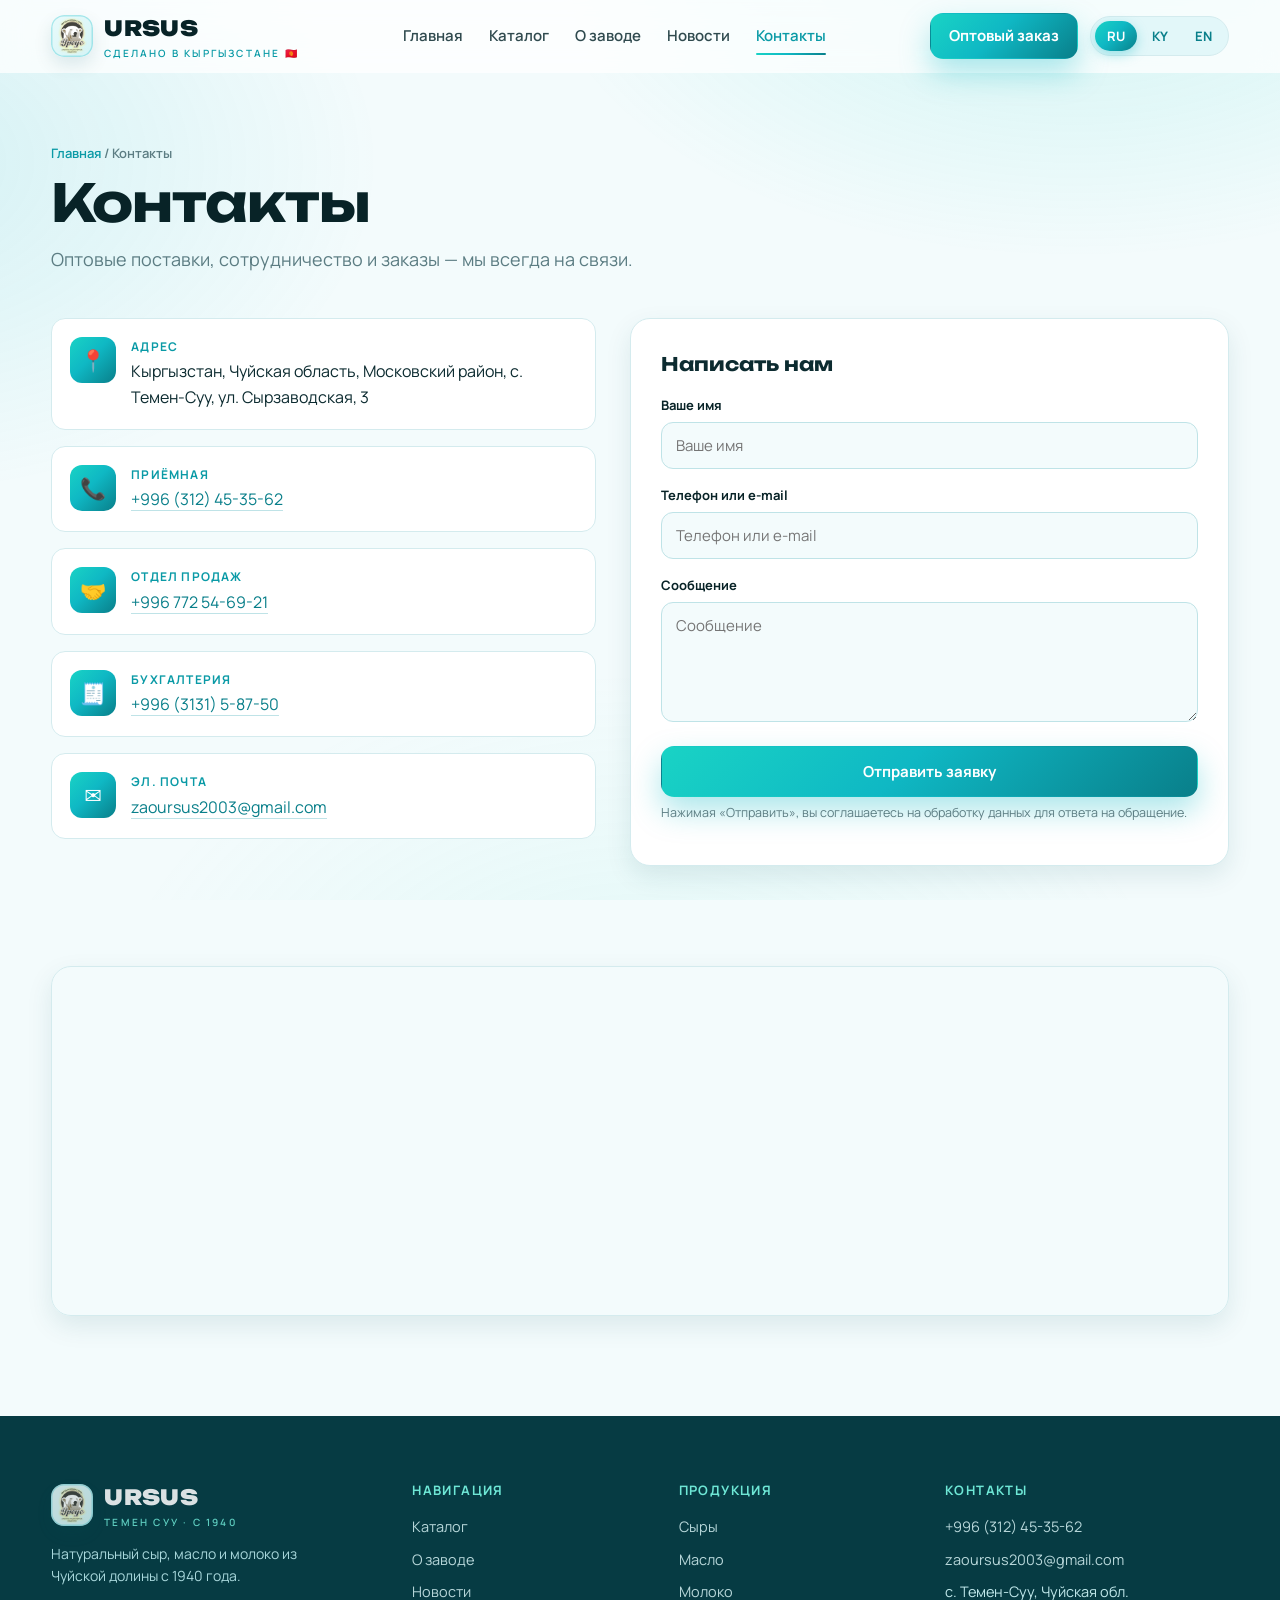
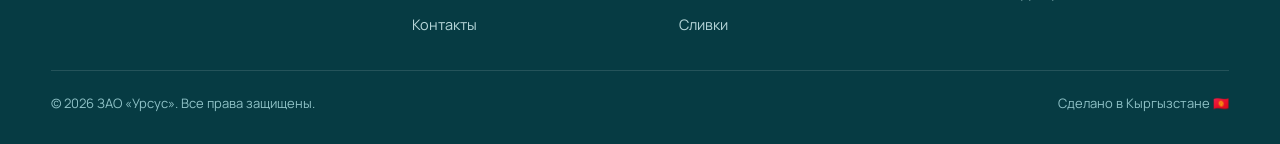
<file: contact.html>
<!DOCTYPE html>
<html lang="ru">
<head>
  <meta charset="UTF-8" />
  <meta name="viewport" content="width=device-width, initial-scale=1.0" />
  <title>Контакты — ЗАО «Урсус», сырный завод · Темен-Суу</title>
  <meta name="description" content="Контакты ЗАО «Урсус»: с. Темен-Суу, ул. Сырзаводская, 3, Московский район, Чуйская область. Приёмная +996 (312) 45-35-62, отдел продаж, e-mail zaoursus2003@gmail.com." />
  <link rel="canonical" href="https://ursus.kg/contact.html" />
  <link rel="icon" type="image/png" href="images/logo.png" />
  <meta property="og:type" content="website" />
  <meta property="og:title" content="Контакты ЗАО «Урсус»" />
  <meta property="og:description" content="Оптовые поставки и заказы. Темен-Суу, Чуйская область, Кыргызстан." />
  <meta property="og:image" content="https://ursus.kg/images/assortment.jpg" />
  <link rel="preconnect" href="https://fonts.googleapis.com" />
  <link rel="preconnect" href="https://fonts.gstatic.com" crossorigin />
  <link href="https://fonts.googleapis.com/css2?family=Unbounded:wght@500;700;900&family=Manrope:wght@400;500;600;700;800&display=swap&subset=cyrillic,cyrillic-ext,latin" rel="stylesheet" />
  <link rel="stylesheet" href="assets/css/site.css" />
</head>
<body>
  <header class="site" id="header">
    <div class="wrap nav">
      <a href="index.html" class="brand">
        <img class="mark" src="images/logo.png" alt="URSUS — белый медведь" />
        <span>URSUS<small data-i18n="foot.madein">Сделано в Кыргызстане 🇰🇬</small></span>
      </a>
      <nav style="position:relative">
        <div class="links" id="navlinks">
          <a href="index.html" data-i18n="nav.home">Главная</a>
          <a href="catalog.html" data-i18n="nav.catalog">Каталог</a>
          <a href="about.html" data-i18n="nav.about">О заводе</a>
          <a href="news.html" data-i18n="nav.news">Новости</a>
          <a href="contact.html" class="active" data-i18n="nav.contact">Контакты</a>
        </div>
      </nav>
      <div class="right">
        <a href="contact.html" class="btn btn-primary" style="padding:10px 18px" data-i18n="nav.order">Оптовый заказ</a>
        <div class="langs" id="langs">
          <button data-lang="ru">RU</button><button data-lang="ky">KY</button><button data-lang="en">EN</button>
        </div>
        <button class="burger" id="burger" aria-label="menu"><span></span><span></span><span></span></button>
      </div>
    </div>
  </header>

  <main>
    <section class="page-hero">
      <div class="wrap">
        <div class="crumb reveal"><a href="index.html" data-i18n="nav.home">Главная</a> / <span data-i18n="nav.contact">Контакты</span></div>
        <h1 class="reveal" data-i18n="cont.title">Контакты</h1>
        <p class="reveal" data-i18n="cont.sub"></p>
      </div>
    </section>

    <section style="padding-top:10px">
      <div class="wrap contact-grid">
        <div class="info-list reveal">
          <div class="info"><div class="ii">📍</div><div><b data-i18n="cont.addr">Адрес</b><span data-i18n="cont.addrval"></span></div></div>
          <div class="info"><div class="ii">📞</div><div><b data-i18n="cont.phone">Приёмная</b><span><a href="tel:+996312453562">+996 (312) 45-35-62</a></span></div></div>
          <div class="info"><div class="ii">🤝</div><div><b data-i18n="cont.sales">Отдел продаж</b><span><a href="tel:+996772546921">+996 772 54-69-21</a></span></div></div>
          <div class="info"><div class="ii">🧾</div><div><b data-i18n="cont.acc">Бухгалтерия</b><span><a href="tel:+996313158750">+996 (3131) 5-87-50</a></span></div></div>
          <div class="info"><div class="ii">✉️</div><div><b data-i18n="cont.email">Эл. почта</b><span><a href="mailto:zaoursus2003@gmail.com">zaoursus2003@gmail.com</a></span></div></div>
        </div>

        <form class="form reveal" id="contactForm">
          <h3 style="font-family:Unbounded;margin-bottom:16px" data-i18n="cont.formTitle">Написать нам</h3>
          <!-- Uses FormSubmit.co — no signup, no API key. The FIRST submission sends a
               one-time activation link to zaoursus2003@gmail.com; once you click it,
               every message is delivered straight to that inbox. -->
          <input type="hidden" name="_subject" value="Заявка с сайта ursus.kg" />
          <input type="hidden" name="_template" value="table" />
          <input type="hidden" name="_captcha" value="false" />
          <input type="text" name="_honey" style="display:none" tabindex="-1" autocomplete="off" />
          <div class="field">
            <label data-i18n="cont.fName">Ваше имя</label>
            <input type="text" name="name" required data-i18n-ph="cont.fName" />
          </div>
          <div class="field">
            <label data-i18n="cont.fContact">Телефон или e-mail</label>
            <input type="text" name="contact" required data-i18n-ph="cont.fContact" />
          </div>
          <div class="field">
            <label data-i18n="cont.fMsg">Сообщение</label>
            <textarea name="message" required data-i18n-ph="cont.fMsg"></textarea>
          </div>
          <button type="submit" class="btn btn-primary" style="width:100%;justify-content:center" data-i18n="cont.fSend">Отправить заявку</button>
          <p class="note" data-i18n="cont.fNote"></p>
          <p class="form-status" id="formStatus"></p>
        </form>
      </div>
    </section>

    <section style="padding-top:0">
      <div class="wrap">
        <div class="map reveal">
          <iframe loading="lazy" referrerpolicy="no-referrer-when-downgrade" title="ЗАО Урсус на карте"
            src="https://www.google.com/maps?q=Temen-Suu,+Moskovsky+District,+Chuy+Region,+Kyrgyzstan&output=embed"></iframe>
        </div>
      </div>
    </section>
  </main>

  <footer class="site">
    <div class="wrap">
      <div class="foot-grid">
        <div>
          <a href="index.html" class="brand"><img class="mark" src="images/logo.png" alt="URSUS" /> <span>URSUS<small>Темен Суу · с 1940</small></span></a>
          <p style="margin-top:12px" data-i18n="foot.tagline"></p>
        </div>
        <div>
          <h4 data-i18n="foot.nav">Навигация</h4>
          <ul>
            <li><a href="catalog.html" data-i18n="nav.catalog">Каталог</a></li>
            <li><a href="about.html" data-i18n="nav.about">О заводе</a></li>
            <li><a href="news.html" data-i18n="nav.news">Новости</a></li>
            <li><a href="contact.html" data-i18n="nav.contact">Контакты</a></li>
          </ul>
        </div>
        <div>
          <h4 data-i18n="foot.products">Продукция</h4>
          <ul>
            <li><a href="catalog.html?cat=cheese" data-i18n="cat.f.cheese">Сыры</a></li>
            <li><a href="catalog.html?cat=butter" data-i18n="cat.f.butter">Масло</a></li>
            <li><a href="catalog.html?cat=milk" data-i18n="cat.f.milk">Молоко</a></li>
            <li><a href="catalog.html?cat=cream" data-i18n="cat.f.cream">Сливки</a></li>
          </ul>
        </div>
        <div>
          <h4 data-i18n="foot.contacts">Контакты</h4>
          <ul>
            <li><a href="tel:+996312453562">+996 (312) 45-35-62</a></li>
            <li><a href="mailto:zaoursus2003@gmail.com">zaoursus2003@gmail.com</a></li>
            <li>с. Темен-Суу, Чуйская обл.</li>
          </ul>
        </div>
      </div>
      <div class="foot-bottom">
        <small>© <span id="year">2026</span> <span data-i18n="foot.rights">ЗАО «Урсус». Все права защищены.</span></small>
        <small data-i18n="foot.madein">Сделано в Кыргызстане 🇰🇬</small>
      </div>
    </div>
  </footer>

  <script src="assets/js/products.js"></script>
  <script src="assets/js/site.js"></script>
  <script src="assets/js/contact.js"></script>
</body>
</html>
</file>
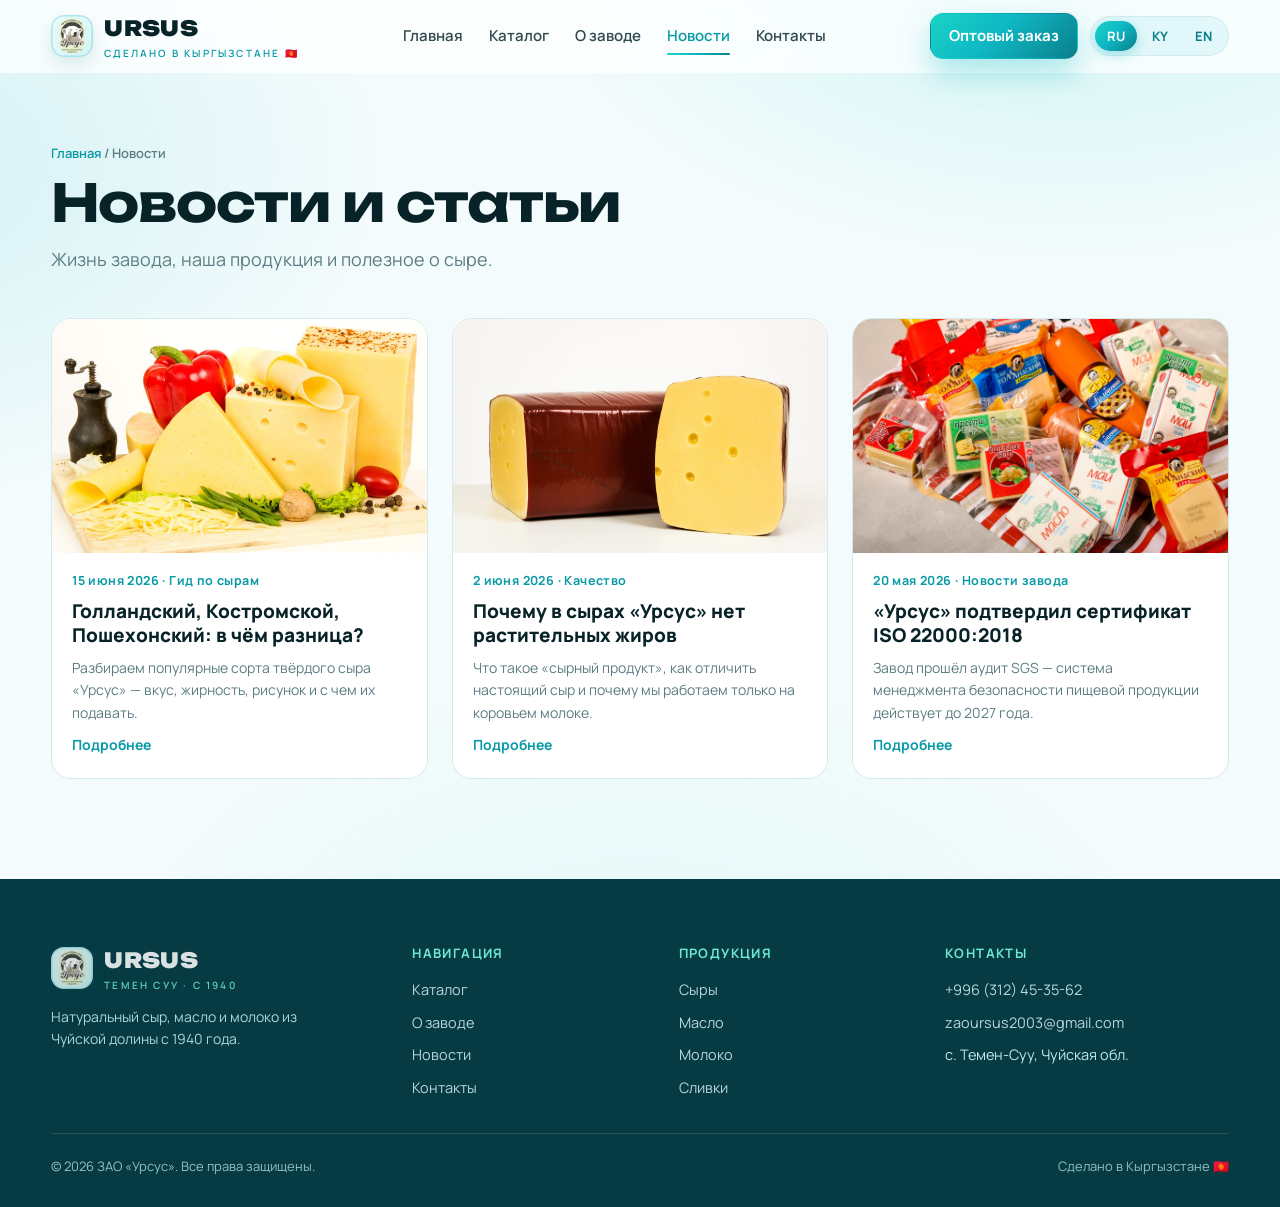
<file: news.html>
<!DOCTYPE html>
<html lang="ru">
<head>
  <meta charset="UTF-8" />
  <meta name="viewport" content="width=device-width, initial-scale=1.0" />
  <title>Новости и статьи — ЗАО «Урсус»</title>
  <meta name="description" content="Новости сырного завода ЗАО «Урсус», статьи о сыре, рецептурах и качестве. Чем отличаются сорта сыра, почему натуральный продукт лучше, сертификация ISO 22000." />
  <link rel="canonical" href="https://ursus.kg/news.html" />
  <link rel="icon" type="image/png" href="images/logo.png" />
  <meta property="og:type" content="website" />
  <meta property="og:title" content="Новости и статьи ЗАО «Урсус»" />
  <meta property="og:description" content="О сыре, качестве и жизни завода." />
  <meta property="og:image" content="https://ursus.kg/images/life-platter.jpg" />
  <link rel="preconnect" href="https://fonts.googleapis.com" />
  <link rel="preconnect" href="https://fonts.gstatic.com" crossorigin />
  <link href="https://fonts.googleapis.com/css2?family=Unbounded:wght@500;700;900&family=Manrope:wght@400;500;600;700;800&display=swap&subset=cyrillic,cyrillic-ext,latin" rel="stylesheet" />
  <link rel="stylesheet" href="assets/css/site.css" />
</head>
<body>
  <header class="site" id="header">
    <div class="wrap nav">
      <a href="index.html" class="brand">
        <img class="mark" src="images/logo.png" alt="URSUS — белый медведь" />
        <span>URSUS<small data-i18n="foot.madein">Сделано в Кыргызстане 🇰🇬</small></span>
      </a>
      <nav style="position:relative">
        <div class="links" id="navlinks">
          <a href="index.html" data-i18n="nav.home">Главная</a>
          <a href="catalog.html" data-i18n="nav.catalog">Каталог</a>
          <a href="about.html" data-i18n="nav.about">О заводе</a>
          <a href="news.html" class="active" data-i18n="nav.news">Новости</a>
          <a href="contact.html" data-i18n="nav.contact">Контакты</a>
        </div>
      </nav>
      <div class="right">
        <a href="contact.html" class="btn btn-primary" style="padding:10px 18px" data-i18n="nav.order">Оптовый заказ</a>
        <div class="langs" id="langs">
          <button data-lang="ru">RU</button><button data-lang="ky">KY</button><button data-lang="en">EN</button>
        </div>
        <button class="burger" id="burger" aria-label="menu"><span></span><span></span><span></span></button>
      </div>
    </div>
  </header>

  <main>
    <section class="page-hero">
      <div class="wrap">
        <div class="crumb reveal"><a href="index.html" data-i18n="nav.home">Главная</a> / <span data-i18n="nav.news">Новости</span></div>
        <h1 class="reveal" data-i18n="news.title">Новости и статьи</h1>
        <p class="reveal" data-i18n="news.sub"></p>
      </div>
    </section>

    <section style="padding-top:10px">
      <div class="wrap">
        <div class="posts reveal">

          <a class="post" href="news/sorta-syra.html">
            <div class="ph"><img src="images/life-platter.jpg" alt="Сорта сыра ЗАО «Урсус»" loading="lazy" /></div>
            <div class="body">
              <span class="date">15 июня 2026 · Гид по сырам</span>
              <h3>Голландский, Костромской, Пошехонский: в чём разница?</h3>
              <p>Разбираем популярные сорта твёрдого сыра «Урсус» — вкус, жирность, рисунок и с чем их подавать.</p>
              <span class="more" data-i18n="cta.more">Подробнее →</span>
            </div>
          </a>

          <a class="post" href="news/bez-rastitelnyh-zhirov.html">
            <div class="ph"><img src="images/cut-interior.jpg" alt="Натуральный сыр без растительных жиров" loading="lazy" /></div>
            <div class="body">
              <span class="date">2 июня 2026 · Качество</span>
              <h3>Почему в сырах «Урсус» нет растительных жиров</h3>
              <p>Что такое «сырный продукт», как отличить настоящий сыр и почему мы работаем только на коровьем молоке.</p>
              <span class="more" data-i18n="cta.more">Подробнее →</span>
            </div>
          </a>

          <a class="post" href="news/iso-22000.html">
            <div class="ph"><img src="images/assortment.jpg" alt="Сертификат ISO 22000 ЗАО «Урсус»" loading="lazy" /></div>
            <div class="body">
              <span class="date">20 мая 2026 · Новости завода</span>
              <h3>«Урсус» подтвердил сертификат ISO 22000:2018</h3>
              <p>Завод прошёл аудит SGS — система менеджмента безопасности пищевой продукции действует до 2027 года.</p>
              <span class="more" data-i18n="cta.more">Подробнее →</span>
            </div>
          </a>

        </div>
      </div>
    </section>
  </main>

  <footer class="site">
    <div class="wrap">
      <div class="foot-grid">
        <div>
          <a href="index.html" class="brand"><img class="mark" src="images/logo.png" alt="URSUS" /> <span>URSUS<small>Темен Суу · с 1940</small></span></a>
          <p style="margin-top:12px" data-i18n="foot.tagline"></p>
        </div>
        <div>
          <h4 data-i18n="foot.nav">Навигация</h4>
          <ul>
            <li><a href="catalog.html" data-i18n="nav.catalog">Каталог</a></li>
            <li><a href="about.html" data-i18n="nav.about">О заводе</a></li>
            <li><a href="news.html" data-i18n="nav.news">Новости</a></li>
            <li><a href="contact.html" data-i18n="nav.contact">Контакты</a></li>
          </ul>
        </div>
        <div>
          <h4 data-i18n="foot.products">Продукция</h4>
          <ul>
            <li><a href="catalog.html?cat=cheese" data-i18n="cat.f.cheese">Сыры</a></li>
            <li><a href="catalog.html?cat=butter" data-i18n="cat.f.butter">Масло</a></li>
            <li><a href="catalog.html?cat=milk" data-i18n="cat.f.milk">Молоко</a></li>
            <li><a href="catalog.html?cat=cream" data-i18n="cat.f.cream">Сливки</a></li>
          </ul>
        </div>
        <div>
          <h4 data-i18n="foot.contacts">Контакты</h4>
          <ul>
            <li><a href="tel:+996312453562">+996 (312) 45-35-62</a></li>
            <li><a href="mailto:zaoursus2003@gmail.com">zaoursus2003@gmail.com</a></li>
            <li>с. Темен-Суу, Чуйская обл.</li>
          </ul>
        </div>
      </div>
      <div class="foot-bottom">
        <small>© <span id="year">2026</span> <span data-i18n="foot.rights">ЗАО «Урсус». Все права защищены.</span></small>
        <small data-i18n="foot.madein">Сделано в Кыргызстане 🇰🇬</small>
      </div>
    </div>
  </footer>

  <script src="assets/js/products.js"></script>
  <script src="assets/js/site.js"></script>
</body>
</html>
</file>
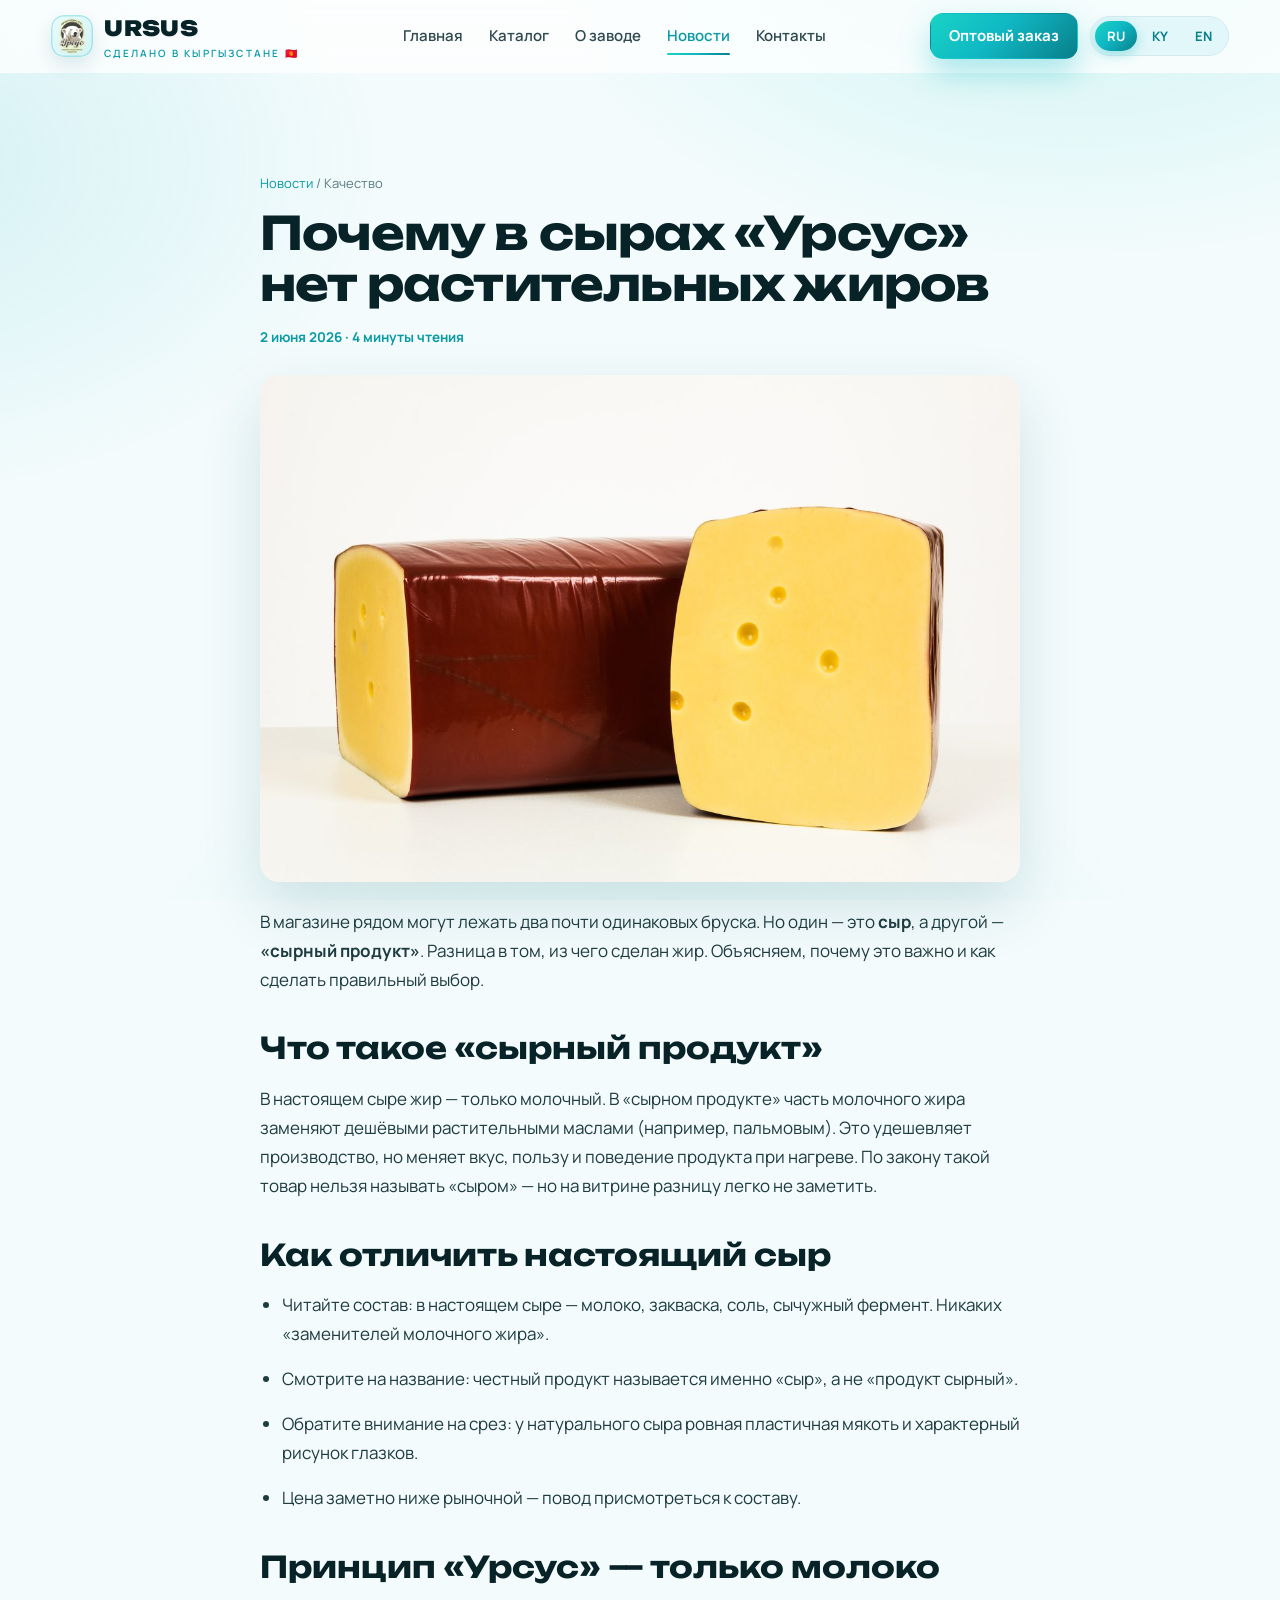
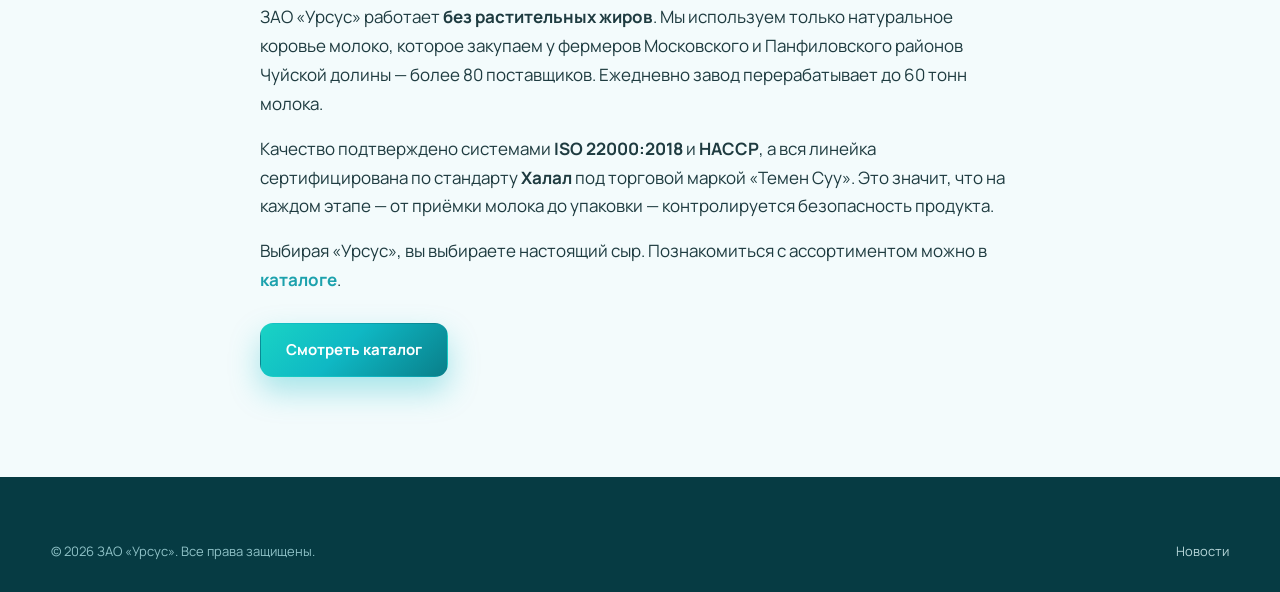
<file: news/bez-rastitelnyh-zhirov.html>
<!DOCTYPE html>
<html lang="ru">
<head>
  <meta charset="UTF-8" />
  <meta name="viewport" content="width=device-width, initial-scale=1.0" />
  <title>Почему в сырах «Урсус» нет растительных жиров — ЗАО «Урсус»</title>
  <meta name="description" content="Чем настоящий сыр отличается от «сырного продукта» с растительными жирами, как его распознать и почему ЗАО «Урсус» работает только на натуральном коровьем молоке." />
  <link rel="canonical" href="https://ursus.kg/news/bez-rastitelnyh-zhirov.html" />
  <link rel="icon" type="image/png" href="../images/logo.png" />
  <meta property="og:type" content="article" />
  <meta property="og:title" content="Почему в сырах «Урсус» нет растительных жиров" />
  <meta property="og:description" content="Как отличить настоящий сыр от сырного продукта." />
  <meta property="og:image" content="https://ursus.kg/images/cut-interior.jpg" />
  <link rel="preconnect" href="https://fonts.googleapis.com" />
  <link rel="preconnect" href="https://fonts.gstatic.com" crossorigin />
  <link href="https://fonts.googleapis.com/css2?family=Unbounded:wght@500;700;900&family=Manrope:wght@400;500;600;700;800&display=swap&subset=cyrillic,cyrillic-ext,latin" rel="stylesheet" />
  <link rel="stylesheet" href="../assets/css/site.css" />
  <script type="application/ld+json">
  {
    "@context": "https://schema.org", "@type": "Article",
    "headline": "Почему в сырах «Урсус» нет растительных жиров",
    "datePublished": "2026-06-02", "image": "https://ursus.kg/images/cut-interior.jpg",
    "author": { "@type": "Organization", "name": "ЗАО «Урсус»" },
    "publisher": { "@type": "Organization", "name": "ЗАО «Урсус»", "logo": { "@type": "ImageObject", "url": "https://ursus.kg/images/logo.png" } },
    "mainEntityOfPage": "https://ursus.kg/news/bez-rastitelnyh-zhirov.html"
  }
  </script>
</head>
<body>
  <header class="site" id="header">
    <div class="wrap nav">
      <a href="../index.html" class="brand">
        <img class="mark" src="../images/logo.png" alt="URSUS — белый медведь" />
        <span>URSUS<small data-i18n="foot.madein">Сделано в Кыргызстане 🇰🇬</small></span>
      </a>
      <nav style="position:relative">
        <div class="links" id="navlinks">
          <a href="../index.html" data-i18n="nav.home">Главная</a>
          <a href="../catalog.html" data-i18n="nav.catalog">Каталог</a>
          <a href="../about.html" data-i18n="nav.about">О заводе</a>
          <a href="../news.html" class="active" data-i18n="nav.news">Новости</a>
          <a href="../contact.html" data-i18n="nav.contact">Контакты</a>
        </div>
      </nav>
      <div class="right">
        <a href="../contact.html" class="btn btn-primary" style="padding:10px 18px" data-i18n="nav.order">Оптовый заказ</a>
        <div class="langs" id="langs">
          <button data-lang="ru">RU</button><button data-lang="ky">KY</button><button data-lang="en">EN</button>
        </div>
        <button class="burger" id="burger" aria-label="menu"><span></span><span></span><span></span></button>
      </div>
    </div>
  </header>

  <main>
    <section>
      <div class="wrap article reveal">
        <div class="crumb" style="font-size:13px;color:var(--muted);margin-bottom:10px">
          <a href="../news.html" style="color:var(--teal-600)" data-i18n="nav.news">Новости</a> / Качество
        </div>
        <h1>Почему в сырах «Урсус» нет растительных жиров</h1>
        <div class="meta">2 июня 2026 · 4 минуты чтения</div>
        <img class="lead" src="../images/cut-interior.jpg" alt="Натуральный сыр ЗАО «Урсус» в разрезе" />

        <p>В магазине рядом могут лежать два почти одинаковых бруска. Но один — это <strong>сыр</strong>, а другой — <strong>«сырный продукт»</strong>. Разница в том, из чего сделан жир. Объясняем, почему это важно и как сделать правильный выбор.</p>

        <h2>Что такое «сырный продукт»</h2>
        <p>В настоящем сыре жир — только молочный. В «сырном продукте» часть молочного жира заменяют дешёвыми растительными маслами (например, пальмовым). Это удешевляет производство, но меняет вкус, пользу и поведение продукта при нагреве. По закону такой товар нельзя называть «сыром» — но на витрине разницу легко не заметить.</p>

        <h2>Как отличить настоящий сыр</h2>
        <ul>
          <li>Читайте состав: в настоящем сыре — молоко, закваска, соль, сычужный фермент. Никаких «заменителей молочного жира».</li>
          <li>Смотрите на название: честный продукт называется именно «сыр», а не «продукт сырный».</li>
          <li>Обратите внимание на срез: у натурального сыра ровная пластичная мякоть и характерный рисунок глазков.</li>
          <li>Цена заметно ниже рыночной — повод присмотреться к составу.</li>
        </ul>

        <h2>Принцип «Урсус» — только молоко</h2>
        <p>ЗАО «Урсус» работает <strong>без растительных жиров</strong>. Мы используем только натуральное коровье молоко, которое закупаем у фермеров Московского и Панфиловского районов Чуйской долины — более 80 поставщиков. Ежедневно завод перерабатывает до 60 тонн молока.</p>

        <p>Качество подтверждено системами <strong>ISO 22000:2018</strong> и <strong>HACCP</strong>, а вся линейка сертифицирована по стандарту <strong>Халал</strong> под торговой маркой «Темен Суу». Это значит, что на каждом этапе — от приёмки молока до упаковки — контролируется безопасность продукта.</p>

        <p>Выбирая «Урсус», вы выбираете настоящий сыр. Познакомиться с ассортиментом можно в <a href="../catalog.html" style="color:var(--teal-600);font-weight:700">каталоге</a>.</p>

        <div style="margin-top:28px">
          <a href="../catalog.html" class="btn btn-primary" data-i18n="cta.catalog">Смотреть каталог</a>
        </div>
      </div>
    </section>
  </main>

  <footer class="site">
    <div class="wrap">
      <div class="foot-bottom" style="border:0;padding-top:0">
        <small>© <span id="year">2026</span> <span data-i18n="foot.rights">ЗАО «Урсус». Все права защищены.</span></small>
        <small><a href="../news.html" data-i18n="nav.news">← Все новости</a></small>
      </div>
    </div>
  </footer>

  <script src="../assets/js/products.js"></script>
  <script src="../assets/js/site.js"></script>
</body>
</html>
</file>
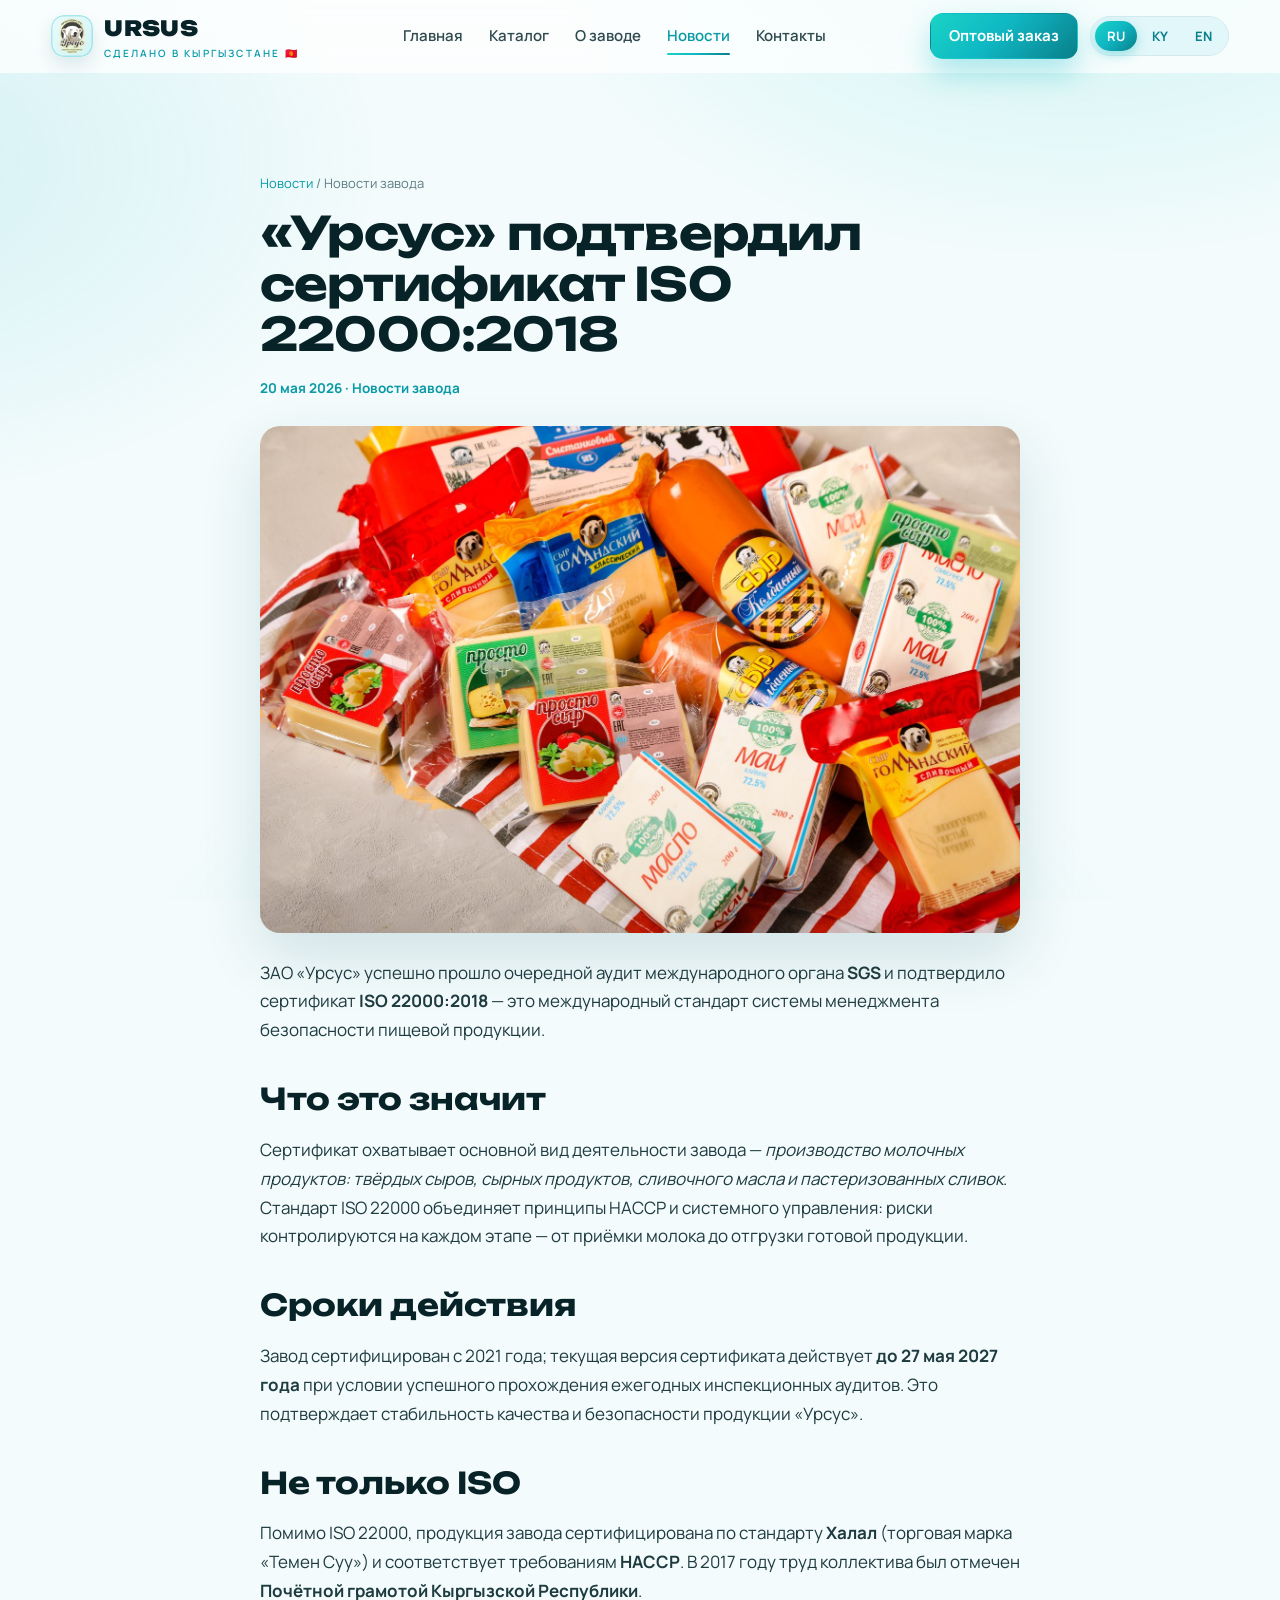
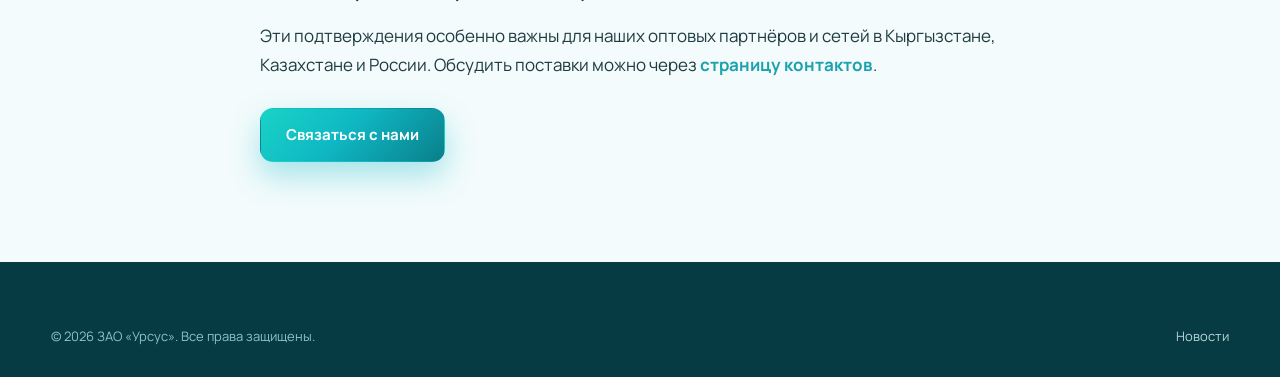
<file: news/iso-22000.html>
<!DOCTYPE html>
<html lang="ru">
<head>
  <meta charset="UTF-8" />
  <meta name="viewport" content="width=device-width, initial-scale=1.0" />
  <title>«Урсус» подтвердил сертификат ISO 22000:2018 — ЗАО «Урсус»</title>
  <meta name="description" content="ЗАО «Урсус» прошло аудит SGS и подтвердило сертификат ISO 22000:2018. Система менеджмента безопасности пищевой продукции действует до 27 мая 2027 года." />
  <link rel="canonical" href="https://ursus.kg/news/iso-22000.html" />
  <link rel="icon" type="image/png" href="../images/logo.png" />
  <meta property="og:type" content="article" />
  <meta property="og:title" content="«Урсус» подтвердил сертификат ISO 22000:2018" />
  <meta property="og:description" content="Завод прошёл аудит SGS — сертификат действует до 2027 года." />
  <meta property="og:image" content="https://ursus.kg/images/assortment.jpg" />
  <link rel="preconnect" href="https://fonts.googleapis.com" />
  <link rel="preconnect" href="https://fonts.gstatic.com" crossorigin />
  <link href="https://fonts.googleapis.com/css2?family=Unbounded:wght@500;700;900&family=Manrope:wght@400;500;600;700;800&display=swap&subset=cyrillic,cyrillic-ext,latin" rel="stylesheet" />
  <link rel="stylesheet" href="../assets/css/site.css" />
  <script type="application/ld+json">
  {
    "@context": "https://schema.org", "@type": "Article",
    "headline": "«Урсус» подтвердил сертификат ISO 22000:2018",
    "datePublished": "2026-05-20", "image": "https://ursus.kg/images/assortment.jpg",
    "author": { "@type": "Organization", "name": "ЗАО «Урсус»" },
    "publisher": { "@type": "Organization", "name": "ЗАО «Урсус»", "logo": { "@type": "ImageObject", "url": "https://ursus.kg/images/logo.png" } },
    "mainEntityOfPage": "https://ursus.kg/news/iso-22000.html"
  }
  </script>
</head>
<body>
  <header class="site" id="header">
    <div class="wrap nav">
      <a href="../index.html" class="brand">
        <img class="mark" src="../images/logo.png" alt="URSUS — белый медведь" />
        <span>URSUS<small data-i18n="foot.madein">Сделано в Кыргызстане 🇰🇬</small></span>
      </a>
      <nav style="position:relative">
        <div class="links" id="navlinks">
          <a href="../index.html" data-i18n="nav.home">Главная</a>
          <a href="../catalog.html" data-i18n="nav.catalog">Каталог</a>
          <a href="../about.html" data-i18n="nav.about">О заводе</a>
          <a href="../news.html" class="active" data-i18n="nav.news">Новости</a>
          <a href="../contact.html" data-i18n="nav.contact">Контакты</a>
        </div>
      </nav>
      <div class="right">
        <a href="../contact.html" class="btn btn-primary" style="padding:10px 18px" data-i18n="nav.order">Оптовый заказ</a>
        <div class="langs" id="langs">
          <button data-lang="ru">RU</button><button data-lang="ky">KY</button><button data-lang="en">EN</button>
        </div>
        <button class="burger" id="burger" aria-label="menu"><span></span><span></span><span></span></button>
      </div>
    </div>
  </header>

  <main>
    <section>
      <div class="wrap article reveal">
        <div class="crumb" style="font-size:13px;color:var(--muted);margin-bottom:10px">
          <a href="../news.html" style="color:var(--teal-600)" data-i18n="nav.news">Новости</a> / Новости завода
        </div>
        <h1>«Урсус» подтвердил сертификат ISO 22000:2018</h1>
        <div class="meta">20 мая 2026 · Новости завода</div>
        <img class="lead" src="../images/assortment.jpg" alt="Продукция ЗАО «Урсус»" />

        <p>ЗАО «Урсус» успешно прошло очередной аудит международного органа <strong>SGS</strong> и подтвердило сертификат <strong>ISO 22000:2018</strong> — это международный стандарт системы менеджмента безопасности пищевой продукции.</p>

        <h2>Что это значит</h2>
        <p>Сертификат охватывает основной вид деятельности завода — <em>производство молочных продуктов: твёрдых сыров, сырных продуктов, сливочного масла и пастеризованных сливок</em>. Стандарт ISO 22000 объединяет принципы HACCP и системного управления: риски контролируются на каждом этапе — от приёмки молока до отгрузки готовой продукции.</p>

        <h2>Сроки действия</h2>
        <p>Завод сертифицирован с 2021 года; текущая версия сертификата действует <strong>до 27 мая 2027 года</strong> при условии успешного прохождения ежегодных инспекционных аудитов. Это подтверждает стабильность качества и безопасности продукции «Урсус».</p>

        <h2>Не только ISO</h2>
        <p>Помимо ISO 22000, продукция завода сертифицирована по стандарту <strong>Халал</strong> (торговая марка «Темен Суу») и соответствует требованиям <strong>HACCP</strong>. В 2017 году труд коллектива был отмечен <strong>Почётной грамотой Кыргызской Республики</strong>.</p>

        <p>Эти подтверждения особенно важны для наших оптовых партнёров и сетей в Кыргызстане, Казахстане и России. Обсудить поставки можно через <a href="../contact.html" style="color:var(--teal-600);font-weight:700">страницу контактов</a>.</p>

        <div style="margin-top:28px">
          <a href="../contact.html" class="btn btn-primary" data-i18n="cta.contact">Связаться с нами</a>
        </div>
      </div>
    </section>
  </main>

  <footer class="site">
    <div class="wrap">
      <div class="foot-bottom" style="border:0;padding-top:0">
        <small>© <span id="year">2026</span> <span data-i18n="foot.rights">ЗАО «Урсус». Все права защищены.</span></small>
        <small><a href="../news.html" data-i18n="nav.news">← Все новости</a></small>
      </div>
    </div>
  </footer>

  <script src="../assets/js/products.js"></script>
  <script src="../assets/js/site.js"></script>
</body>
</html>
</file>
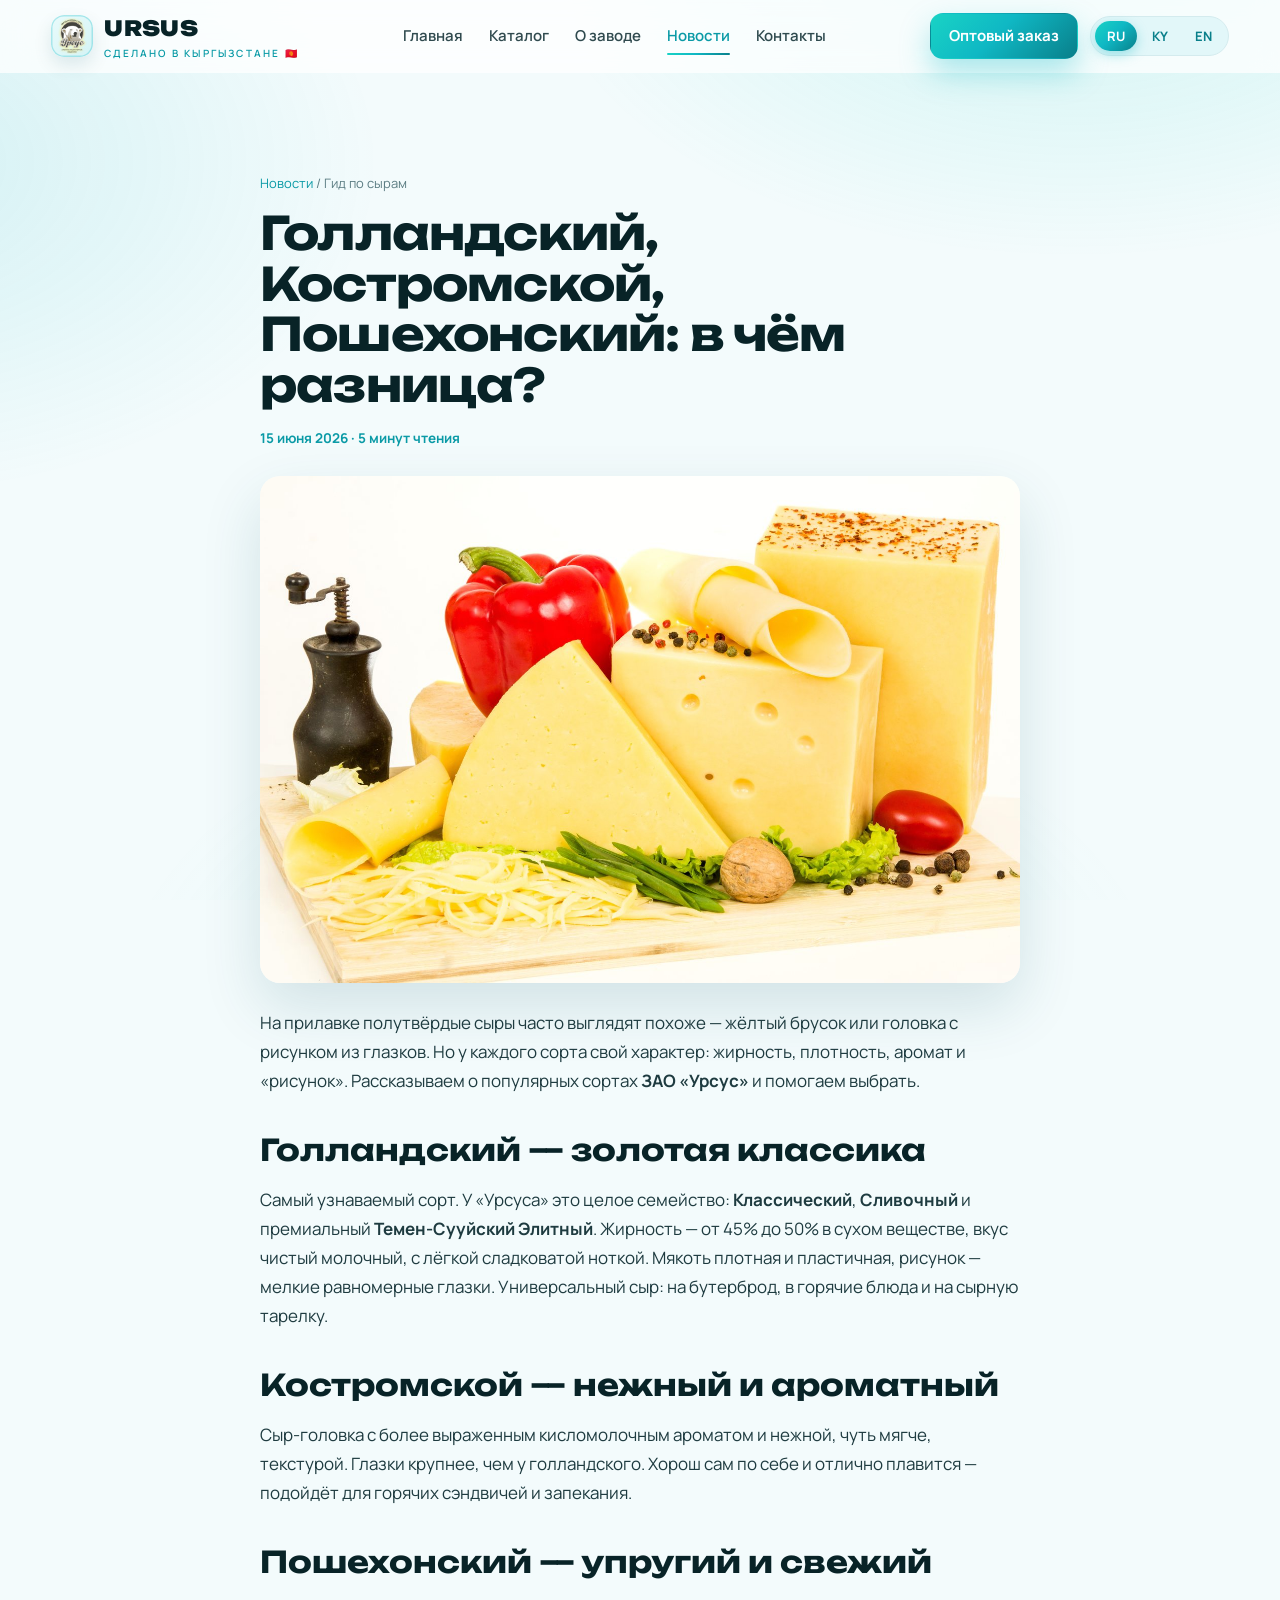
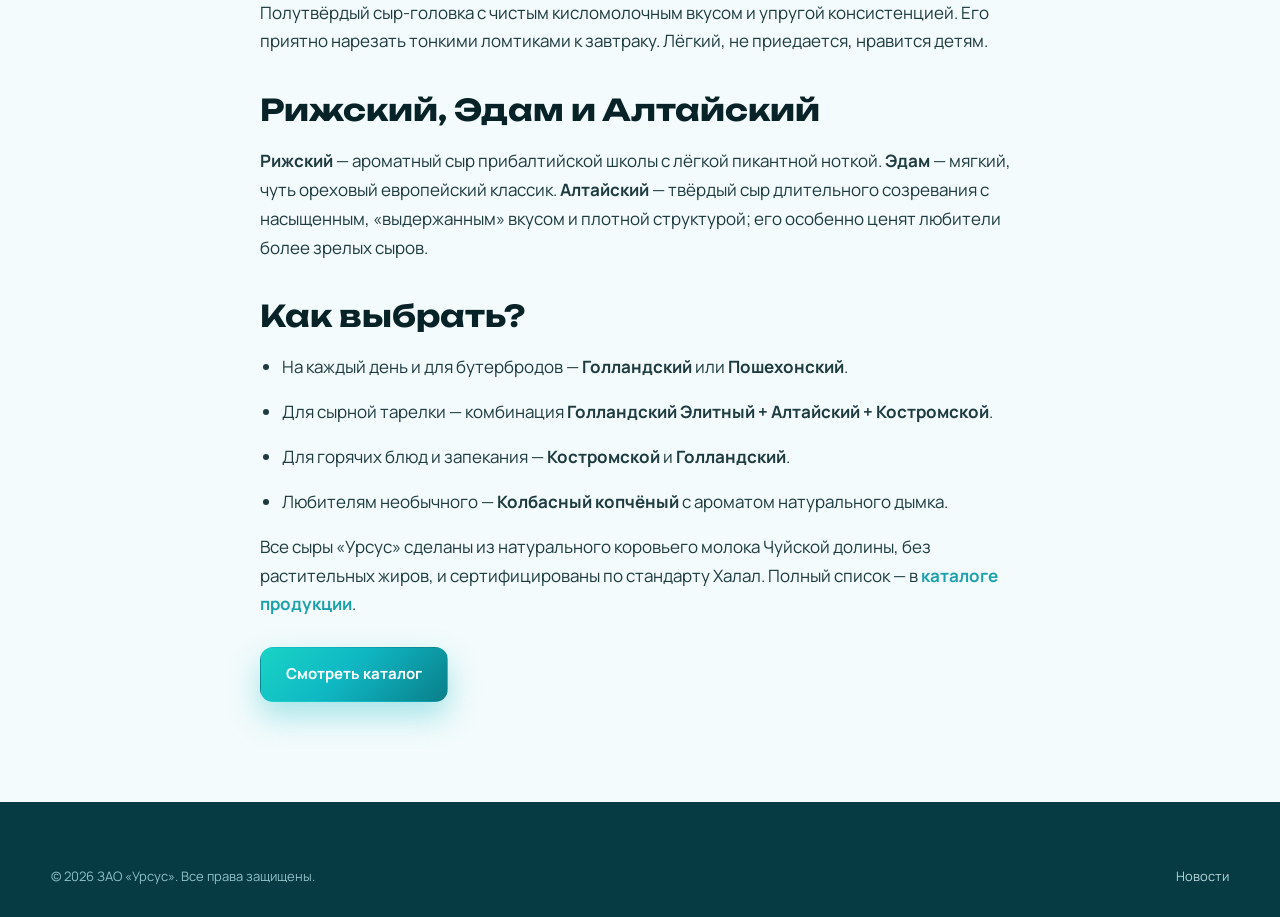
<file: news/sorta-syra.html>
<!DOCTYPE html>
<html lang="ru">
<head>
  <meta charset="UTF-8" />
  <meta name="viewport" content="width=device-width, initial-scale=1.0" />
  <title>Голландский, Костромской, Пошехонский: в чём разница — ЗАО «Урсус»</title>
  <meta name="description" content="Чем отличаются сорта твёрдого сыра «Урсус»: Голландский, Костромской, Пошехонский, Рижский, Эдам, Алтайский. Вкус, жирность, рисунок и с чем подавать." />
  <link rel="canonical" href="https://ursus.kg/news/sorta-syra.html" />
  <link rel="icon" type="image/png" href="../images/logo.png" />
  <meta property="og:type" content="article" />
  <meta property="og:title" content="Голландский, Костромской, Пошехонский: в чём разница?" />
  <meta property="og:description" content="Гид по популярным сортам сыра ЗАО «Урсус»." />
  <meta property="og:image" content="https://ursus.kg/images/life-platter.jpg" />
  <link rel="preconnect" href="https://fonts.googleapis.com" />
  <link rel="preconnect" href="https://fonts.gstatic.com" crossorigin />
  <link href="https://fonts.googleapis.com/css2?family=Unbounded:wght@500;700;900&family=Manrope:wght@400;500;600;700;800&display=swap&subset=cyrillic,cyrillic-ext,latin" rel="stylesheet" />
  <link rel="stylesheet" href="../assets/css/site.css" />
  <script type="application/ld+json">
  {
    "@context": "https://schema.org", "@type": "Article",
    "headline": "Голландский, Костромской, Пошехонский: в чём разница?",
    "datePublished": "2026-06-15", "image": "https://ursus.kg/images/life-platter.jpg",
    "author": { "@type": "Organization", "name": "ЗАО «Урсус»" },
    "publisher": { "@type": "Organization", "name": "ЗАО «Урсус»", "logo": { "@type": "ImageObject", "url": "https://ursus.kg/images/logo.png" } },
    "mainEntityOfPage": "https://ursus.kg/news/sorta-syra.html"
  }
  </script>
</head>
<body>
  <header class="site" id="header">
    <div class="wrap nav">
      <a href="../index.html" class="brand">
        <img class="mark" src="../images/logo.png" alt="URSUS — белый медведь" />
        <span>URSUS<small data-i18n="foot.madein">Сделано в Кыргызстане 🇰🇬</small></span>
      </a>
      <nav style="position:relative">
        <div class="links" id="navlinks">
          <a href="../index.html" data-i18n="nav.home">Главная</a>
          <a href="../catalog.html" data-i18n="nav.catalog">Каталог</a>
          <a href="../about.html" data-i18n="nav.about">О заводе</a>
          <a href="../news.html" class="active" data-i18n="nav.news">Новости</a>
          <a href="../contact.html" data-i18n="nav.contact">Контакты</a>
        </div>
      </nav>
      <div class="right">
        <a href="../contact.html" class="btn btn-primary" style="padding:10px 18px" data-i18n="nav.order">Оптовый заказ</a>
        <div class="langs" id="langs">
          <button data-lang="ru">RU</button><button data-lang="ky">KY</button><button data-lang="en">EN</button>
        </div>
        <button class="burger" id="burger" aria-label="menu"><span></span><span></span><span></span></button>
      </div>
    </div>
  </header>

  <main>
    <section>
      <div class="wrap article reveal">
        <div class="crumb" style="font-size:13px;color:var(--muted);margin-bottom:10px">
          <a href="../news.html" style="color:var(--teal-600)" data-i18n="nav.news">Новости</a> / Гид по сырам
        </div>
        <h1>Голландский, Костромской, Пошехонский: в чём разница?</h1>
        <div class="meta">15 июня 2026 · 5 минут чтения</div>
        <img class="lead" src="../images/life-platter.jpg" alt="Сырная тарелка с сортами сыра ЗАО «Урсус»" />

        <p>На прилавке полутвёрдые сыры часто выглядят похоже — жёлтый брусок или головка с рисунком из глазков. Но у каждого сорта свой характер: жирность, плотность, аромат и «рисунок». Рассказываем о популярных сортах <strong>ЗАО «Урсус»</strong> и помогаем выбрать.</p>

        <h2>Голландский — золотая классика</h2>
        <p>Самый узнаваемый сорт. У «Урсуса» это целое семейство: <strong>Классический</strong>, <strong>Сливочный</strong> и премиальный <strong>Темен-Сууйский Элитный</strong>. Жирность — от 45% до 50% в сухом веществе, вкус чистый молочный, с лёгкой сладковатой ноткой. Мякоть плотная и пластичная, рисунок — мелкие равномерные глазки. Универсальный сыр: на бутерброд, в горячие блюда и на сырную тарелку.</p>

        <h2>Костромской — нежный и ароматный</h2>
        <p>Сыр-головка с более выраженным кисломолочным ароматом и нежной, чуть мягче, текстурой. Глазки крупнее, чем у голландского. Хорош сам по себе и отлично плавится — подойдёт для горячих сэндвичей и запекания.</p>

        <h2>Пошехонский — упругий и свежий</h2>
        <p>Полутвёрдый сыр-головка с чистым кисломолочным вкусом и упругой консистенцией. Его приятно нарезать тонкими ломтиками к завтраку. Лёгкий, не приедается, нравится детям.</p>

        <h2>Рижский, Эдам и Алтайский</h2>
        <p><strong>Рижский</strong> — ароматный сыр прибалтийской школы с лёгкой пикантной ноткой. <strong>Эдам</strong> — мягкий, чуть ореховый европейский классик. <strong>Алтайский</strong> — твёрдый сыр длительного созревания с насыщенным, «выдержанным» вкусом и плотной структурой; его особенно ценят любители более зрелых сыров.</p>

        <h2>Как выбрать?</h2>
        <ul>
          <li>На каждый день и для бутербродов — <strong>Голландский</strong> или <strong>Пошехонский</strong>.</li>
          <li>Для сырной тарелки — комбинация <strong>Голландский Элитный + Алтайский + Костромской</strong>.</li>
          <li>Для горячих блюд и запекания — <strong>Костромской</strong> и <strong>Голландский</strong>.</li>
          <li>Любителям необычного — <strong>Колбасный копчёный</strong> с ароматом натурального дымка.</li>
        </ul>

        <p>Все сыры «Урсус» сделаны из натурального коровьего молока Чуйской долины, без растительных жиров, и сертифицированы по стандарту Халал. Полный список — в <a href="../catalog.html" style="color:var(--teal-600);font-weight:700">каталоге продукции</a>.</p>

        <div style="margin-top:28px">
          <a href="../catalog.html" class="btn btn-primary" data-i18n="cta.catalog">Смотреть каталог</a>
        </div>
      </div>
    </section>
  </main>

  <footer class="site">
    <div class="wrap">
      <div class="foot-bottom" style="border:0;padding-top:0">
        <small>© <span id="year">2026</span> <span data-i18n="foot.rights">ЗАО «Урсус». Все права защищены.</span></small>
        <small><a href="../news.html" data-i18n="nav.news">← Все новости</a></small>
      </div>
    </div>
  </footer>

  <script src="../assets/js/products.js"></script>
  <script src="../assets/js/site.js"></script>
</body>
</html>
</file>
<file: assets/css/site.css>
/* ============================================================
   URSUS — shared design system
   Bright, modern, turquoise. Used by every page.
   ============================================================ */
:root {
  /* ----- Turquoise / bright palette ----- */
  --bg:        #f3fbfc;   /* page background */
  --bg-2:      #e8f7f8;   /* alternate band */
  --surface:   #ffffff;   /* cards */
  --ink:       #0c2b30;   /* body text (deep teal-charcoal) */
  --head:      #082327;   /* headings */
  --muted:     #5c7d83;   /* secondary text */
  --line:      #d4ebee;   /* hairlines */
  --line-2:    #bfe3e7;

  --teal:      #0fb8c4;   /* primary turquoise */
  --teal-600:  #0a9aa6;
  --teal-700:  #097f8a;
  --teal-050:  #e2f7f9;
  --aqua:      #19d3c5;   /* bright accent */
  --mint:      #6ee7d6;
  --deep:      #063b43;   /* deep teal (footer / contrast) */
  --coral:     #ff7a59;   /* warm pop for tags/highlights */
  --sun:       #ffc24b;   /* gold pop (cheese) */

  --grad-teal: linear-gradient(135deg, var(--aqua), var(--teal) 45%, var(--teal-700));
  --grad-soft: linear-gradient(135deg, #e9fbfb, #d4f3f5);
  --shadow:    0 24px 60px rgba(8, 80, 90, .14);
  --shadow-sm: 0 10px 26px rgba(8, 80, 90, .10);
  --ring:      0 0 0 4px rgba(15, 184, 196, .18);
  --radius:    20px;
  --radius-sm: 14px;
  --container: min(1180px, 92vw);
}

* { box-sizing: border-box; margin: 0; padding: 0; }
html { scroll-behavior: smooth; -webkit-text-size-adjust: 100%; }
body {
  font-family: "Manrope", system-ui, -apple-system, "Segoe UI", sans-serif;
  background: var(--bg);
  color: var(--ink);
  line-height: 1.62;
  overflow-x: hidden;
  -webkit-font-smoothing: antialiased;
}
/* ambient mesh glow, fixed GPU layer (no scroll repaint) */
body::before {
  content: ""; position: fixed; inset: 0; z-index: -1; pointer-events: none;
  background:
    radial-gradient(900px 520px at 84% -6%, rgba(25,211,197,.16), transparent 60%),
    radial-gradient(820px 540px at -10% 18%, rgba(15,184,196,.14), transparent 62%),
    radial-gradient(900px 620px at 50% 116%, rgba(110,231,214,.12), transparent 60%);
}
h1, h2, h3, h4, .brand, .display { font-family: "Unbounded", "Manrope", sans-serif; }
a { color: inherit; text-decoration: none; }
img { max-width: 100%; display: block; }
.wrap { width: var(--container); margin: 0 auto; }
section { padding: clamp(58px, 8vw, 100px) 0; position: relative; z-index: 2; }
.band { background: var(--bg-2); }

/* ---------- Buttons ---------- */
.btn {
  display: inline-flex; align-items: center; gap: 9px; padding: 14px 25px; border-radius: 13px;
  font-weight: 700; font-size: 15px; cursor: pointer; border: 1.5px solid transparent;
  transition: transform .16s ease, box-shadow .22s ease, background .2s, color .2s; font-family: inherit;
  white-space: nowrap;
}
.btn:hover { transform: translateY(-2px); }
.btn:active { transform: translateY(0); }
.btn-primary { background: var(--grad-teal); color: #fff; box-shadow: 0 14px 30px rgba(15,184,196,.34); }
.btn-primary:hover { box-shadow: 0 20px 40px rgba(15,184,196,.46); }
.btn-ghost { background: var(--surface); border-color: var(--line-2); color: var(--teal-700); }
.btn-ghost:hover { border-color: var(--teal); color: var(--teal-600); }
.btn-light { background: rgba(255,255,255,.14); color: #fff; border-color: rgba(255,255,255,.34); backdrop-filter: blur(6px); }
.btn-light:hover { background: rgba(255,255,255,.22); }

/* ---------- Header ---------- */
header.site {
  position: sticky; top: 0; z-index: 60;
  backdrop-filter: blur(14px);
  background: rgba(255, 255, 255, .74);
  border-bottom: 1px solid transparent;
  transition: border-color .3s, box-shadow .3s, background .3s;
}
header.site.scrolled { border-bottom-color: var(--line); box-shadow: 0 10px 30px rgba(8,80,90,.08); background: rgba(255,255,255,.86); }
.nav { display: flex; align-items: center; justify-content: space-between; height: 72px; gap: 16px; }
.brand { display: flex; align-items: center; gap: 11px; font-weight: 900; font-size: 21px; letter-spacing: .4px; color: var(--head); }
.brand .mark {
  width: 42px; height: 42px; border-radius: 13px; object-fit: contain;
  background: var(--grad-soft); padding: 3px;
  box-shadow: inset 0 0 0 1.5px rgba(15,184,196,.28), 0 8px 18px rgba(8,80,90,.12);
}
.brand small {
  font-family: "Manrope"; font-weight: 600; font-size: 10px; letter-spacing: 2.2px;
  color: var(--teal-600); display: block; text-transform: uppercase;
}
.nav .links { display: flex; align-items: center; gap: 26px; }
.nav .links a { font-weight: 600; font-size: 15px; color: var(--ink); opacity: .85; transition: opacity .2s, color .2s; position: relative; }
.nav .links a:hover, .nav .links a.active { opacity: 1; color: var(--teal-600); }
.nav .links a.active::after {
  content: ""; position: absolute; left: 0; right: 0; bottom: -7px; height: 2px; border-radius: 2px; background: var(--grad-teal);
}
.right { display: flex; align-items: center; gap: 12px; }
.langs { display: flex; gap: 3px; background: var(--teal-050); padding: 4px; border-radius: 999px; border: 1px solid var(--line); }
.langs button {
  border: 0; background: transparent; cursor: pointer; font-family: inherit; font-weight: 700;
  font-size: 13px; color: var(--teal-700); padding: 6px 12px; border-radius: 999px; transition: .2s;
}
.langs button.active { background: var(--grad-teal); color: #fff; box-shadow: 0 4px 12px rgba(15,184,196,.34); }
.burger { display: none; border: 0; background: transparent; cursor: pointer; padding: 8px; }
.burger span { display: block; width: 24px; height: 2px; background: var(--head); margin: 5px 0; border-radius: 2px; transition: .3s; }

/* ---------- Section heads ---------- */
.eyebrow { color: var(--teal-600); font-weight: 800; letter-spacing: 2px; text-transform: uppercase; font-size: 12.5px; }
.sec-head { margin-bottom: 40px; max-width: 720px; }
.sec-head.center { margin-left: auto; margin-right: auto; text-align: center; }
.sec-head h2 { font-size: clamp(27px, 4vw, 44px); font-weight: 800; margin: 12px 0 14px; letter-spacing: -.6px; color: var(--head); line-height: 1.08; }
.sec-head p { color: var(--muted); font-size: clamp(15px,1.8vw,17px); }
.hl { background: var(--grad-teal); -webkit-background-clip: text; background-clip: text; color: transparent; }

/* ---------- Hero ---------- */
.hero { position: relative; padding: clamp(40px,6vw,76px) 0 clamp(48px,7vw,90px); overflow: hidden; }
.hero-grid { display: grid; grid-template-columns: 1.05fr .95fr; gap: 44px; align-items: center; }
.hero-text { min-width: 0; }
.hero h1 { overflow-wrap: break-word; }
.badge {
  display: inline-flex; align-items: center; gap: 8px; background: var(--teal-050); color: var(--teal-700);
  border: 1px solid var(--line-2); padding: 7px 14px; border-radius: 999px; font-size: 13px; font-weight: 700;
}
.hero h1 { font-size: clamp(34px, 5.2vw, 60px); line-height: 1.04; font-weight: 900; margin: 20px 0 18px; letter-spacing: -1.2px; color: var(--head); }
.hero p.lead { font-size: clamp(16px,2vw,19px); color: var(--muted); max-width: 540px; }
.cta-row { display: flex; gap: 12px; margin-top: 28px; flex-wrap: wrap; }
.stats { display: flex; gap: clamp(20px,4vw,40px); margin-top: 42px; flex-wrap: wrap; }
.stat .n { font-family: "Unbounded"; font-weight: 800; font-size: clamp(25px,4vw,32px); color: var(--head); }
.stat .n .hl { -webkit-text-fill-color: transparent; }
.stat .l { font-size: 13px; color: var(--muted); font-weight: 600; }

/* hero visual: floating product image inside a glass blob */
.hero-art { position: relative; min-height: 380px; display: grid; place-items: center; }
.hero-art .blob {
  position: absolute; inset: 6% 4%; border-radius: 46% 54% 58% 42% / 52% 44% 56% 48%;
  background: var(--grad-teal); opacity: .92; box-shadow: var(--shadow);
  animation: morph 12s ease-in-out infinite;
}
.hero-art .blob.b2 { inset: 16% 16% 12% 12%; background: linear-gradient(135deg, var(--mint), var(--aqua)); opacity: .5; animation-duration: 16s; animation-direction: reverse; }
@keyframes morph {
  0%,100% { border-radius: 46% 54% 58% 42% / 52% 44% 56% 48%; }
  33%     { border-radius: 60% 40% 42% 58% / 44% 62% 38% 56%; }
  66%     { border-radius: 40% 60% 56% 44% / 58% 38% 62% 42%; }
}
.hero-art img.float { position: relative; z-index: 2; max-width: 86%; filter: drop-shadow(0 30px 36px rgba(6,59,67,.34)); animation: bob 6s ease-in-out infinite; }
@keyframes bob { 0%,100% { transform: translateY(-8px); } 50% { transform: translateY(10px); } }
.hero-art .chip {
  position: absolute; z-index: 3; background: rgba(255,255,255,.92); backdrop-filter: blur(6px);
  border: 1px solid var(--line); border-radius: 14px; padding: 10px 14px; box-shadow: var(--shadow-sm);
  display: flex; align-items: center; gap: 9px; font-weight: 700; font-size: 13px; color: var(--head);
}
.hero-art .chip .e { font-size: 19px; }
.hero-art .chip.c1 { top: 8%; left: -2%; animation: bob 7s ease-in-out infinite; }
.hero-art .chip.c2 { bottom: 10%; right: -3%; animation: bob 8s ease-in-out .5s infinite; }
.hero-art .chip small { display: block; font-weight: 600; color: var(--muted); font-size: 11px; }

/* ---------- Marquee (logos / trust) ---------- */
.marquee { overflow: hidden; -webkit-mask-image: linear-gradient(90deg, transparent, #000 8%, #000 92%, transparent); }
.marquee .track { display: flex; gap: 46px; width: max-content; animation: scrollx 28s linear infinite; }
.marquee:hover .track { animation-play-state: paused; }
.marquee .item { color: var(--teal-700); font-weight: 700; font-size: 15px; display: flex; align-items: center; gap: 9px; opacity: .8; white-space: nowrap; }
@keyframes scrollx { to { transform: translateX(-50%); } }

/* ---------- Feature / value cards ---------- */
.cards { display: grid; gap: 18px; }
.cards.c4 { grid-template-columns: repeat(4, 1fr); }
.cards.c3 { grid-template-columns: repeat(3, 1fr); }
.cards.c2 { grid-template-columns: repeat(2, 1fr); }
.vcard {
  background: var(--surface); border: 1px solid var(--line); border-radius: var(--radius); padding: 24px;
  transition: transform .25s, box-shadow .25s, border-color .25s;
}
.vcard:hover { transform: translateY(-5px); box-shadow: var(--shadow); border-color: var(--line-2); }
.vcard .fi { width: 50px; height: 50px; border-radius: 14px; background: var(--grad-soft); display: grid; place-items: center; font-size: 24px; margin-bottom: 15px; box-shadow: inset 0 0 0 1px var(--line-2); }
.vcard b { display: block; font-size: 16.5px; margin-bottom: 5px; color: var(--head); }
.vcard span, .vcard p { font-size: 14px; color: var(--muted); }

/* ---------- Product catalog ---------- */
.filters { display: flex; flex-wrap: wrap; gap: 10px; margin-bottom: 30px; }
.filters button {
  font-family: inherit; font-weight: 700; font-size: 14px; cursor: pointer; padding: 10px 19px;
  border-radius: 999px; border: 1.5px solid var(--line-2); background: var(--surface); color: var(--teal-700); transition: .2s;
}
.filters button:hover { border-color: var(--teal); }
.filters button.active { background: var(--grad-teal); color: #fff; border-color: transparent; box-shadow: 0 8px 20px rgba(15,184,196,.3); }
.grid { display: grid; grid-template-columns: repeat(auto-fill, minmax(258px, 1fr)); gap: 22px; }
.card {
  background: var(--surface); border: 1px solid var(--line); border-radius: var(--radius); overflow: hidden;
  transition: transform .25s, box-shadow .25s, border-color .25s; display: flex; flex-direction: column;
}
.card:hover { transform: translateY(-6px); box-shadow: var(--shadow); border-color: var(--line-2); }
.card .ph { position: relative; aspect-ratio: 4/3; overflow: hidden; background: radial-gradient(circle at 50% 38%, #fff, var(--teal-050) 96%); cursor: zoom-in; }
.card .ph .track { display: flex; height: 100%; transition: transform .55s cubic-bezier(.4,0,.2,1); }
.card .ph .slide { flex: 0 0 100%; width: 100%; height: 100%; object-fit: cover; }
.card .ph .slide.cut { object-fit: contain; padding: 16px; filter: drop-shadow(0 16px 18px rgba(6,59,67,.18)); }
.card .tag { position: absolute; top: 12px; left: 12px; z-index: 3; background: rgba(255,255,255,.92); color: var(--teal-700); font-size: 12px; font-weight: 800; padding: 5px 11px; border-radius: 999px; border: 1px solid var(--line); }
.card .tag.hot { background: var(--coral); color: #fff; border-color: transparent; }
/* carousel arrows + dots */
.car-arr { position: absolute; top: 50%; transform: translateY(-50%); z-index: 3; width: 32px; height: 32px; border: 0; border-radius: 50%; background: rgba(255,255,255,.55); color: var(--head); font-size: 22px; line-height: 1; display: grid; place-items: center; cursor: pointer; backdrop-filter: blur(3px); box-shadow: 0 4px 12px rgba(8,80,90,.18); opacity: .5; transition: opacity .2s, background .2s; }
.car-arr:hover { opacity: 1; background: #fff; }
.car-prev { left: 9px; } .car-next { right: 9px; }
.card .ph:hover .car-arr { opacity: .9; }
.car-dots { position: absolute; bottom: 9px; left: 0; right: 0; z-index: 3; display: flex; justify-content: center; gap: 6px; pointer-events: none; }
.car-dots .dot { width: 7px; height: 7px; border-radius: 50%; background: rgba(8,60,66,.3); transition: background .2s, width .2s; pointer-events: auto; cursor: pointer; }
.car-dots .dot.on { background: var(--teal); width: 18px; border-radius: 4px; }
.card .gal-badge { position: absolute; top: 12px; right: 12px; background: rgba(8,40,45,.78); color: #fff; font-size: 12px; font-weight: 700; padding: 4px 9px; border-radius: 999px; backdrop-filter: blur(4px); }
.card .zoom { position: absolute; bottom: 12px; right: 12px; width: 30px; height: 30px; border-radius: 50%; background: rgba(255,255,255,.92); display: grid; place-items: center; font-size: 14px; opacity: 0; transform: translateY(6px); transition: opacity .2s, transform .2s; box-shadow: var(--shadow-sm); }
.card:hover .zoom { opacity: 1; transform: none; }

/* ---------- Lightbox ---------- */
.lightbox { position: fixed; inset: 0; z-index: 200; display: grid; grid-template-columns: 64px 1fr 64px; grid-template-rows: 1fr auto; background: rgba(6,30,34,.92); backdrop-filter: blur(8px); animation: lbfade .2s ease; }
.lightbox[hidden] { display: none; }
@keyframes lbfade { from { opacity: 0; } to { opacity: 1; } }
.lb-stage { grid-column: 2; grid-row: 1; display: grid; place-items: center; padding: 24px; min-height: 0; }
.lb-stage img { max-width: 100%; max-height: 72vh; object-fit: contain; filter: drop-shadow(0 24px 40px rgba(0,0,0,.5)); animation: lbpop .25s ease; }
.lb-stage img.cover { border-radius: var(--radius); }
@keyframes lbpop { from { transform: scale(.96); opacity: .4; } to { transform: none; opacity: 1; } }
.lb-close { grid-column: 3; grid-row: 1; align-self: start; justify-self: end; margin: 16px; width: 44px; height: 44px; border: 0; border-radius: 50%; background: rgba(255,255,255,.14); color: #fff; font-size: 26px; line-height: 1; cursor: pointer; transition: background .2s; }
.lb-close:hover { background: rgba(255,255,255,.26); }
.lb-nav { grid-row: 1; align-self: center; justify-self: center; width: 50px; height: 50px; border: 0; border-radius: 50%; background: rgba(255,255,255,.14); color: #fff; font-size: 30px; line-height: 1; cursor: pointer; transition: background .2s, transform .15s; }
.lb-nav:hover { background: rgba(255,255,255,.28); transform: scale(1.08); }
.lb-prev { grid-column: 1; } .lb-next { grid-column: 3; }
.lb-bar { grid-column: 1 / -1; grid-row: 2; display: flex; flex-direction: column; align-items: center; gap: 12px; padding: 12px 20px 26px; color: #fff; }
.lb-title { font-family: "Unbounded"; font-weight: 700; font-size: 17px; }
.lb-count { font-size: 13px; color: var(--mint); font-weight: 700; }
.lb-thumbs { display: flex; gap: 10px; flex-wrap: wrap; justify-content: center; }
.lb-thumb { width: 62px; height: 62px; border: 2px solid transparent; border-radius: 12px; overflow: hidden; background: rgba(255,255,255,.92); cursor: pointer; padding: 4px; transition: border-color .2s; }
.lb-thumb img { width: 100%; height: 100%; object-fit: contain; }
.lb-thumb.on { border-color: var(--aqua); }
@media (max-width: 560px) {
  .lightbox { grid-template-columns: 44px 1fr 44px; }
  .lb-nav { width: 40px; height: 40px; font-size: 24px; }
  .lb-stage { padding: 12px; }
  .lb-stage img { max-height: 64vh; }
}
.card .body { padding: 17px 18px 20px; display: flex; flex-direction: column; gap: 8px; flex: 1; }
.card h3 { font-family: "Manrope"; font-weight: 800; font-size: 18px; color: var(--head); }
.card .desc { color: var(--muted); font-size: 14px; flex: 1; }
.card .meta { display: flex; flex-wrap: wrap; gap: 6px; margin-top: 4px; }
.card .pill { font-size: 12px; font-weight: 700; color: var(--teal-700); background: var(--teal-050); border: 1px solid var(--line-2); padding: 4px 10px; border-radius: 999px; }
.card .pill.gold { color: #946200; background: #fff5dd; border-color: #ffe2a6; }

/* ---------- Split / about media ---------- */
.split { display: grid; grid-template-columns: 1fr 1fr; gap: clamp(30px,5vw,58px); align-items: center; }
.media { position: relative; }
.media img { border-radius: var(--radius); box-shadow: var(--shadow); width: 100%; object-fit: cover; }
.media .float-card {
  position: absolute; bottom: -20px; left: -16px; background: var(--surface); border: 1px solid var(--line);
  border-radius: 16px; padding: 14px 18px; box-shadow: var(--shadow); display: flex; align-items: center; gap: 12px;
}
.float-card .ic { font-size: 26px; }
.float-card b { font-size: 21px; font-family: "Unbounded"; color: var(--head); }
.float-card span { font-size: 12px; color: var(--muted); display: block; }
.prose h2 { font-size: clamp(26px, 4vw, 42px); font-weight: 800; margin-bottom: 16px; letter-spacing: -.6px; color: var(--head); }
.prose p { color: var(--ink); opacity: .9; font-size: clamp(15px,1.8vw,17px); margin-bottom: 15px; }
.prose ul { margin: 0 0 16px 0; list-style: none; display: grid; gap: 10px; }
.prose ul li { position: relative; padding-left: 30px; color: var(--ink); opacity: .9; }
.prose ul li::before { content: "✓"; position: absolute; left: 0; top: 0; width: 21px; height: 21px; border-radius: 50%; background: var(--grad-teal); color: #fff; font-size: 12px; font-weight: 800; display: grid; place-items: center; }

/* ---------- Stat band ---------- */
.statband { display: grid; grid-template-columns: repeat(4,1fr); gap: 18px; }
.statband .s { background: var(--surface); border: 1px solid var(--line); border-radius: var(--radius); padding: 26px 22px; text-align: center; }
.statband .s .n { font-family: "Unbounded"; font-weight: 800; font-size: clamp(28px,4vw,38px); color: var(--teal-600); }
.statband .s .l { font-size: 13.5px; color: var(--muted); font-weight: 600; margin-top: 4px; }

/* ---------- Certificates ---------- */
.cert { display: flex; gap: 14px; align-items: flex-start; background: var(--surface); border: 1px solid var(--line); border-radius: var(--radius-sm); padding: 18px; }
.cert .ci { flex: 0 0 48px; height: 48px; border-radius: 12px; background: var(--grad-soft); display: grid; place-items: center; font-size: 22px; box-shadow: inset 0 0 0 1px var(--line-2); }
.cert b { display: block; color: var(--head); font-size: 15px; }
.cert span { font-size: 13px; color: var(--muted); }

/* ---------- News / blog ---------- */
.posts { display: grid; grid-template-columns: repeat(auto-fill, minmax(300px,1fr)); gap: 24px; }
.post { background: var(--surface); border: 1px solid var(--line); border-radius: var(--radius); overflow: hidden; display: flex; flex-direction: column; transition: transform .25s, box-shadow .25s, border-color .25s; }
.post:hover { transform: translateY(-5px); box-shadow: var(--shadow); border-color: var(--line-2); }
.post .ph { aspect-ratio: 16/10; overflow: hidden; background: var(--teal-050); }
.post .ph img { width: 100%; height: 100%; object-fit: cover; transition: transform .5s; }
.post:hover .ph img { transform: scale(1.05); }
.post .body { padding: 18px 20px 22px; display: flex; flex-direction: column; gap: 9px; flex: 1; }
.post .date { font-size: 12.5px; color: var(--teal-600); font-weight: 700; letter-spacing: .4px; }
.post h3 { font-family: "Manrope"; font-weight: 800; font-size: 19px; color: var(--head); line-height: 1.25; }
.post p { color: var(--muted); font-size: 14px; flex: 1; }
.post .more { color: var(--teal-600); font-weight: 700; font-size: 14px; }

/* article page */
.article { max-width: 760px; margin: 0 auto; }
.article h1 { font-size: clamp(28px,4.5vw,46px); line-height: 1.1; letter-spacing: -.8px; color: var(--head); margin: 14px 0 18px; }
.article .meta { color: var(--teal-600); font-weight: 700; font-size: 13.5px; margin-bottom: 26px; }
.article img.lead { border-radius: var(--radius); box-shadow: var(--shadow); margin: 6px 0 26px; width: 100%; }
.article p, .article li { font-size: 17px; color: var(--ink); opacity: .92; margin-bottom: 16px; line-height: 1.7; }
.article h2 { font-size: clamp(22px,3vw,30px); color: var(--head); margin: 30px 0 12px; }
.article ul { padding-left: 22px; margin-bottom: 16px; }

/* ---------- Contact ---------- */
.contact-grid { display: grid; grid-template-columns: 1fr 1.1fr; gap: 34px; align-items: stretch; }
.info-list { display: flex; flex-direction: column; gap: 16px; }
.info { display: flex; gap: 15px; align-items: flex-start; background: var(--surface); border: 1px solid var(--line); padding: 18px; border-radius: var(--radius-sm); }
.info .ii { flex: 0 0 46px; height: 46px; border-radius: 12px; background: var(--grad-teal); display: grid; place-items: center; font-size: 21px; color: #fff; }
.info b { display: block; font-size: 12px; letter-spacing: 1.2px; text-transform: uppercase; color: var(--teal-600); margin-bottom: 3px; }
.info span { color: var(--ink); font-size: 16px; }
.info span a { color: var(--teal-700); border-bottom: 1px solid var(--line-2); transition: color .2s, border-color .2s; }
.info span a:hover { color: var(--teal); border-color: var(--teal); }
.map { border-radius: var(--radius); overflow: hidden; border: 1px solid var(--line); min-height: 340px; box-shadow: var(--shadow-sm); }
.map iframe { width: 100%; height: 100%; min-height: 340px; border: 0; }

/* form */
.form { background: var(--surface); border: 1px solid var(--line); border-radius: var(--radius); padding: clamp(22px,3vw,30px); box-shadow: var(--shadow-sm); }
.field { margin-bottom: 16px; }
.field label { display: block; font-size: 13px; font-weight: 700; color: var(--head); margin-bottom: 6px; }
.field input, .field textarea {
  width: 100%; font-family: inherit; font-size: 15px; color: var(--ink); background: var(--bg);
  border: 1.5px solid var(--line-2); border-radius: 12px; padding: 12px 14px; transition: border-color .2s, box-shadow .2s;
}
.field input:focus, .field textarea:focus { outline: 0; border-color: var(--teal); box-shadow: var(--ring); }
.field textarea { min-height: 120px; resize: vertical; }
.form .note { font-size: 12.5px; color: var(--muted); margin-top: 6px; }
.form-status { font-size: 14px; font-weight: 700; margin-top: 12px; }
.form-status.ok { color: var(--teal-700); }
.form-status.err { color: var(--coral); }

/* ---------- CTA band ---------- */
.cta-band { background: var(--deep); color: #fff; border-radius: clamp(20px,3vw,30px); padding: clamp(34px,5vw,56px); position: relative; overflow: hidden; }
.cta-band::before { content: ""; position: absolute; inset: 0; background: radial-gradient(600px 300px at 90% -20%, rgba(25,211,197,.4), transparent 60%); }
.cta-band > * { position: relative; z-index: 2; }
.cta-band h2 { font-size: clamp(26px,4vw,40px); margin-bottom: 12px; letter-spacing: -.6px; }
.cta-band p { color: rgba(255,255,255,.82); max-width: 560px; margin-bottom: 24px; }

/* ---------- Footer ---------- */
footer.site { background: var(--deep); color: #bfe7ea; padding: clamp(44px,6vw,64px) 0 30px; position: relative; z-index: 2; }
footer.site a { color: #d6f2f4; opacity: .85; transition: opacity .2s, color .2s; }
footer.site a:hover { opacity: 1; color: #fff; }
.foot-grid { display: grid; grid-template-columns: 1.4fr 1fr 1fr 1.2fr; gap: 30px; margin-bottom: 34px; }
.foot-grid .brand { color: #fff; margin-bottom: 12px; }
.foot-grid .brand small { color: var(--mint); }
.foot-grid h4 { font-family: "Manrope"; font-size: 13px; text-transform: uppercase; letter-spacing: 1.4px; color: var(--mint); margin-bottom: 14px; }
.foot-grid ul { list-style: none; display: grid; gap: 9px; font-size: 14.5px; }
.foot-grid p { font-size: 14px; color: #a9d8dc; max-width: 280px; }
.foot-bottom { border-top: 1px solid rgba(255,255,255,.12); padding-top: 22px; display: flex; justify-content: space-between; gap: 14px; flex-wrap: wrap; }
.foot-bottom small { color: #8fc2c7; font-size: 13px; }

/* ---------- Reveal animations ---------- */
.reveal { opacity: 0; transform: translateY(26px); transition: opacity .7s ease, transform .7s ease; }
.reveal.in { opacity: 1; transform: none; }

/* ---------- Page hero (inner pages) ---------- */
.page-hero { padding: clamp(40px,6vw,70px) 0 clamp(20px,3vw,34px); }
.page-hero .crumb { font-size: 13px; color: var(--muted); font-weight: 600; margin-bottom: 12px; }
.page-hero .crumb a { color: var(--teal-600); }
.page-hero h1 { font-size: clamp(30px,5vw,52px); letter-spacing: -1px; color: var(--head); line-height: 1.05; }
.page-hero p { color: var(--muted); font-size: clamp(15px,1.9vw,18px); max-width: 640px; margin-top: 14px; }

/* ---------- Responsive ---------- */
@media (max-width: 940px) {
  .nav .links { display: none; }
  .burger { display: block; }
  .nav .links.open {
    display: flex; flex-direction: column; align-items: flex-start;
    position: absolute; top: 72px; left: 0; right: 0; background: rgba(255,255,255,.97);
    padding: 18px 6vw 24px; gap: 18px; border-bottom: 1px solid var(--line); box-shadow: var(--shadow);
  }
  .nav .links a.active::after { display: none; }
  .hero-grid { grid-template-columns: 1fr; gap: 18px; }
  .hero-art { order: -1; min-height: 300px; }
  .cards.c4 { grid-template-columns: 1fr 1fr; }
  .split { grid-template-columns: 1fr; }
  .media { margin-bottom: 22px; }
  .contact-grid { grid-template-columns: 1fr; }
  .statband { grid-template-columns: 1fr 1fr; }
  .foot-grid { grid-template-columns: 1fr 1fr; }
}
@media (max-width: 560px) {
  .brand small { display: none; }
  .right .btn-primary { display: none; }       /* CTA lives in the menu on mobile */
  .hero h1 { font-size: clamp(29px, 8.5vw, 40px); letter-spacing: -.6px; }
  .stats { gap: 18px 26px; }
  .stat { flex: 1 0 40%; }
  .cards.c4, .cards.c3, .cards.c2 { grid-template-columns: 1fr; }
  .grid { grid-template-columns: 1fr 1fr; gap: 14px; }
  .statband { grid-template-columns: 1fr 1fr; }
  .foot-grid { grid-template-columns: 1fr; }
  .cta-row .btn { flex: 1; justify-content: center; }
}
@media (max-width: 400px) { .grid { grid-template-columns: 1fr; } }
@media (prefers-reduced-motion: reduce) {
  html { scroll-behavior: auto; }
  .hero-art .blob, .hero-art img.float, .hero-art .chip, .marquee .track { animation: none !important; }
  .reveal { opacity: 1; transform: none; transition: none; }
}
</file>
